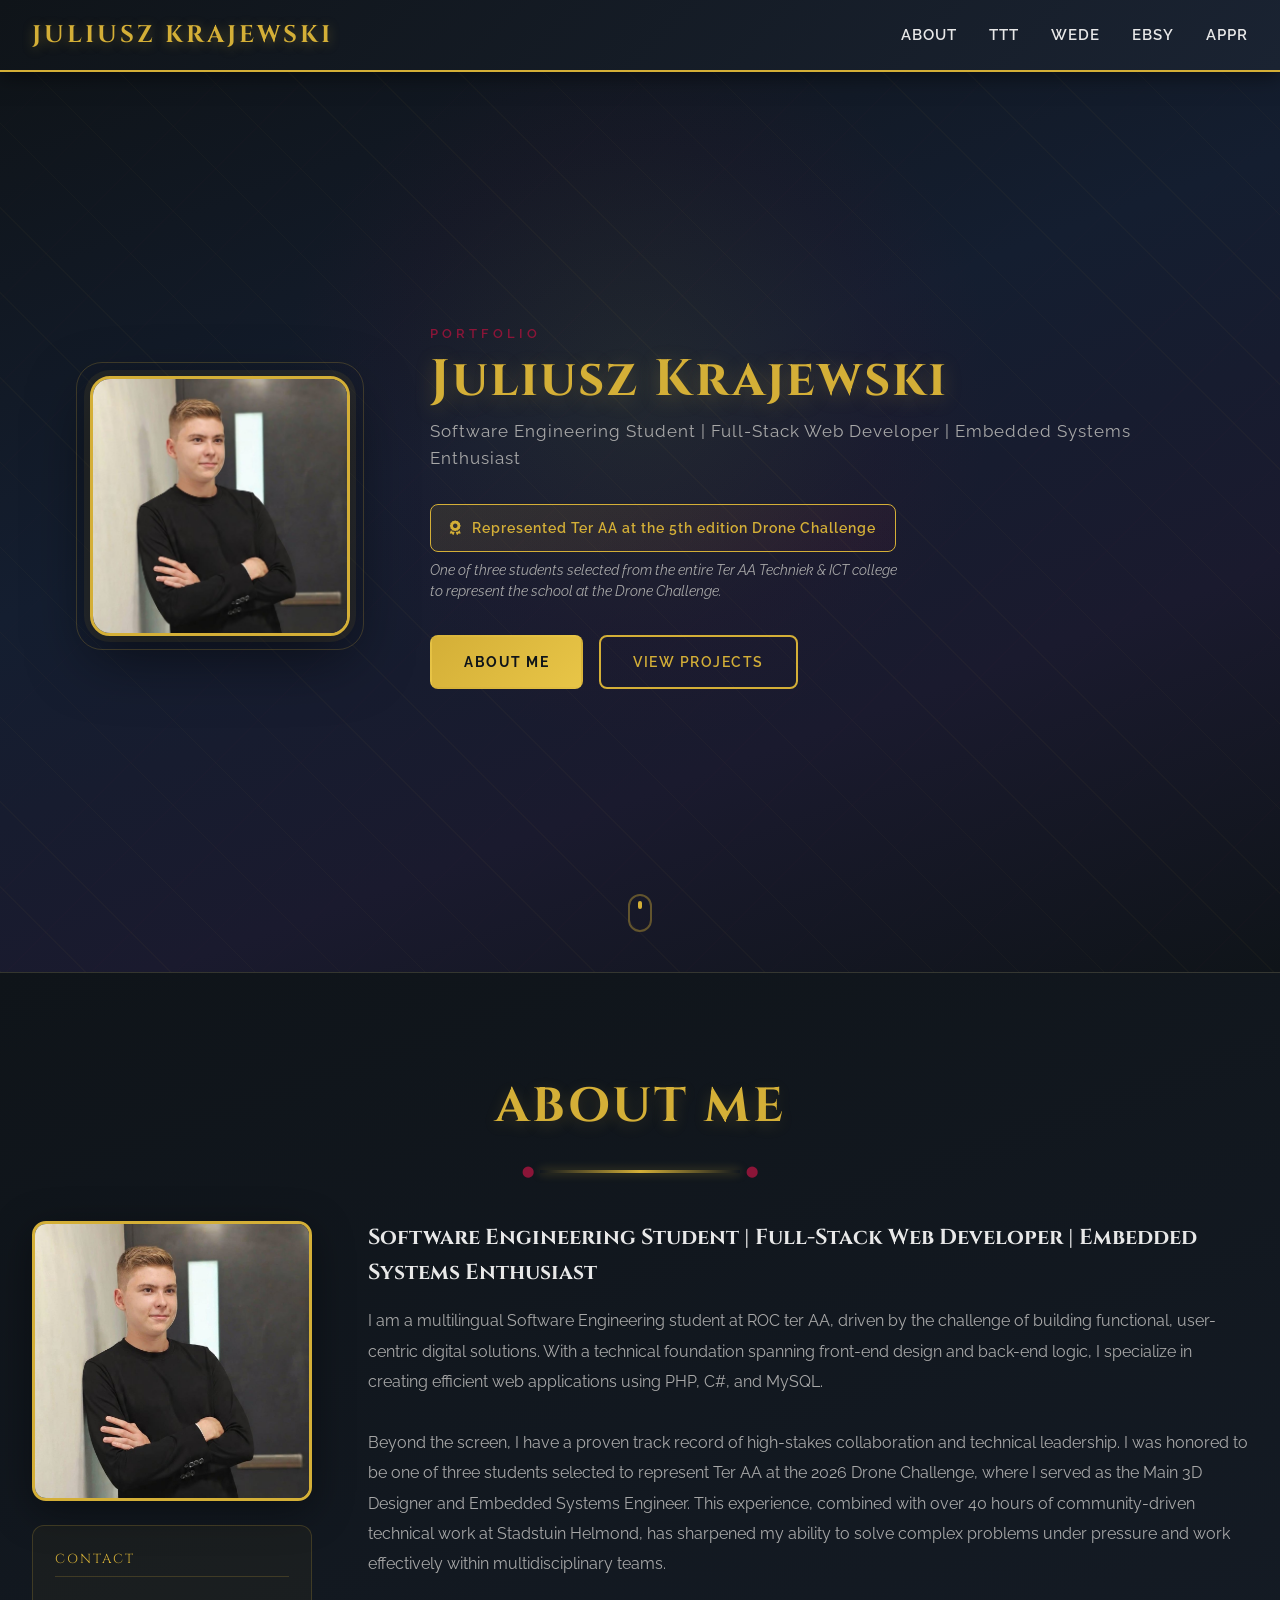
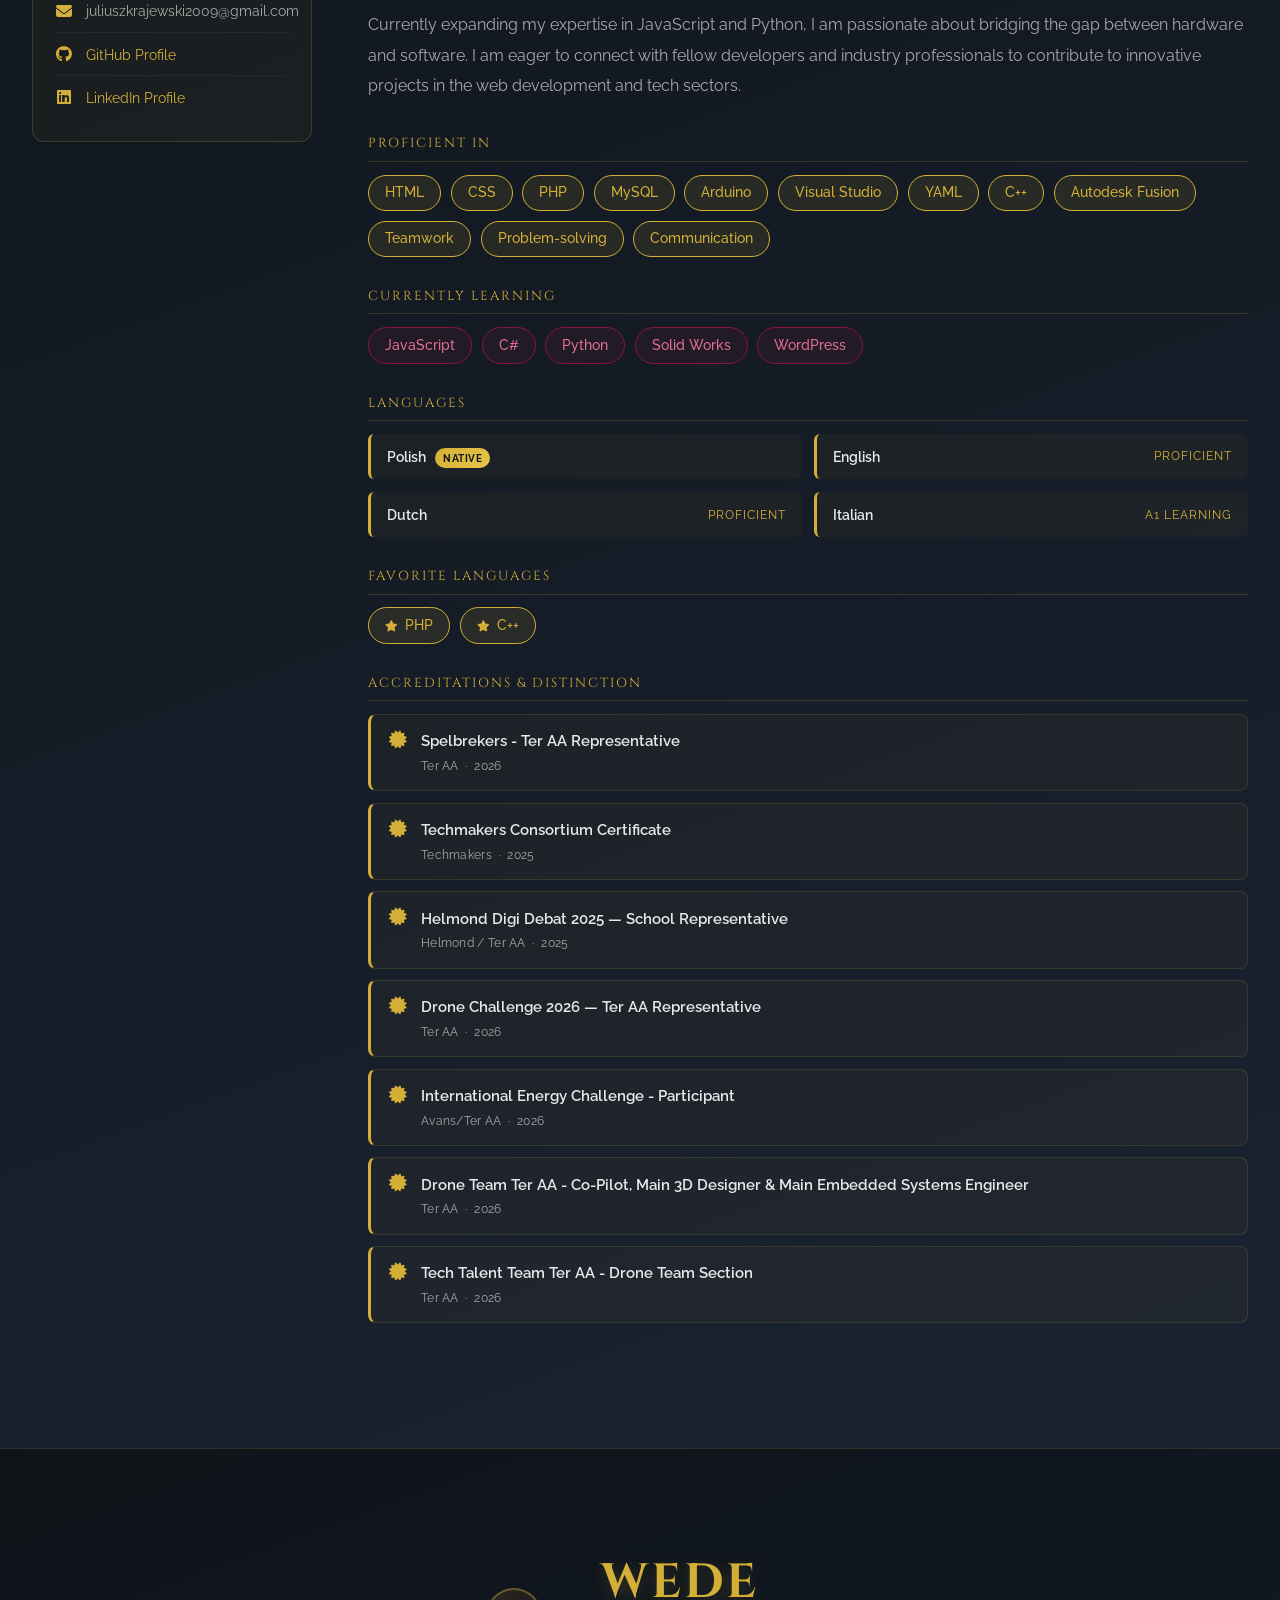
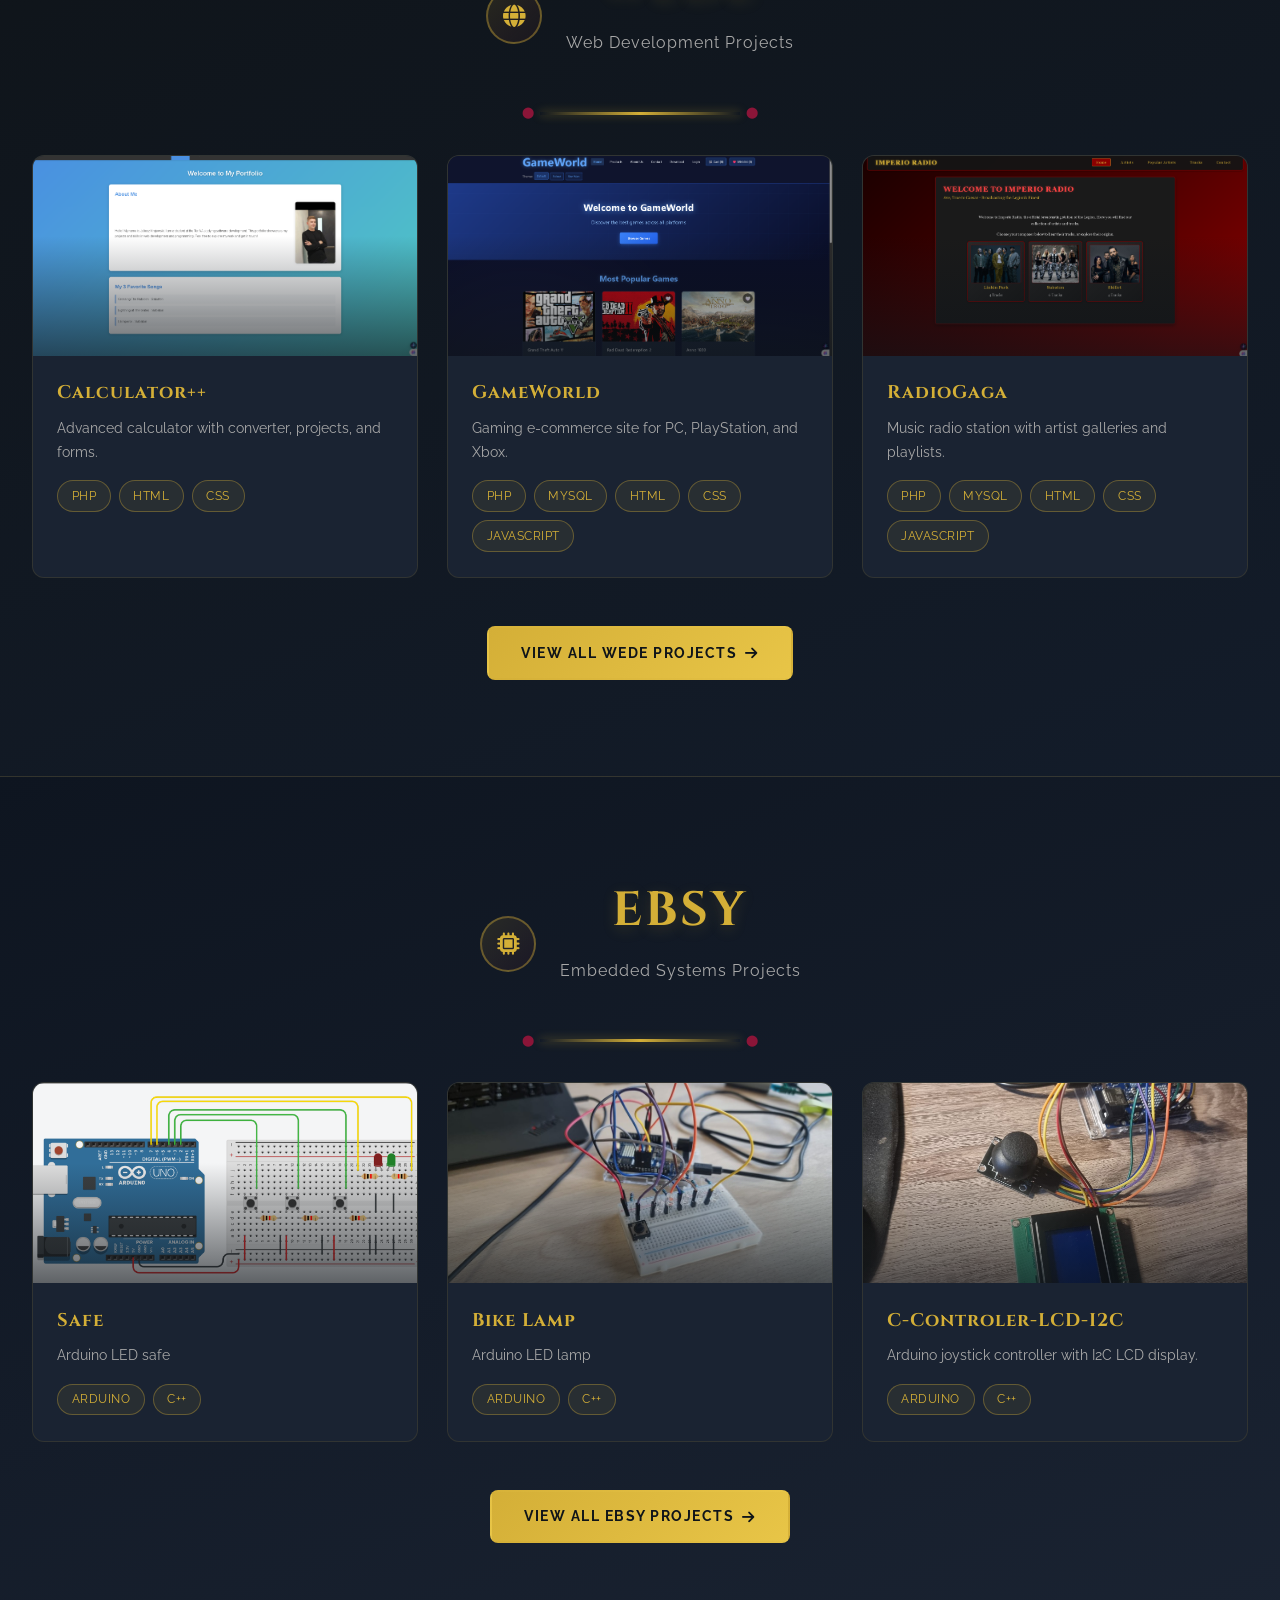
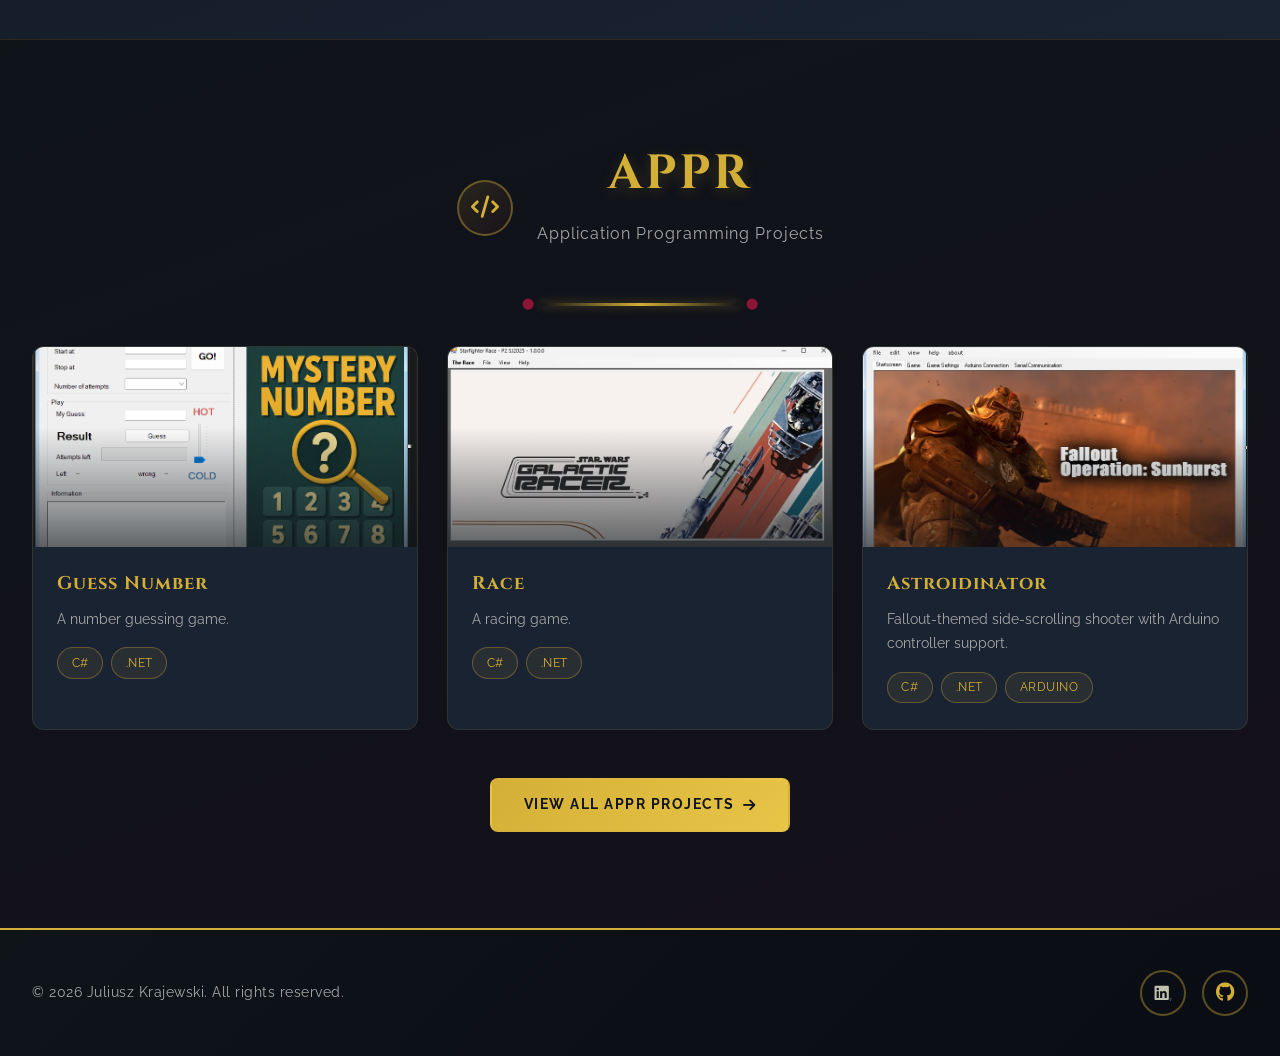
<file: index.html>
<!DOCTYPE html>
<html lang="en">
<head>
    <meta charset="UTF-8">
    <meta name="viewport" content="width=device-width, initial-scale=1.0">
    <title>Juliusz Krajewski – Portfolio</title>
    <link rel="preconnect" href="https://fonts.googleapis.com">
    <link href="https://fonts.googleapis.com/css2?family=Cinzel:wght@400;600;700&family=Raleway:wght@300;400;500;600;700&display=swap" rel="stylesheet">
    <link rel="stylesheet" href="https://cdnjs.cloudflare.com/ajax/libs/font-awesome/6.4.0/css/all.min.css">
    <link rel="stylesheet" href="styles/portfolio.css">
</head>
<body>

<!-- NAVIGATION -->
<header class="main-header" id="top">
    <nav class="navbar">
        <div class="nav-container">
            <a href="#hero" class="logo-link">Juliusz Krajewski</a>
            <ul class="nav-menu" id="navMenu">
                <li><a href="#about" class="nav-link">About</a></li>
                <li><a href="pages/ttt.html" class="nav-link">TTT</a></li>
                <li><a href="#wede"  class="nav-link">WEDE</a></li>
                <li><a href="#ebsy"  class="nav-link">EBSY</a></li>
                <li><a href="#appr"  class="nav-link">APPR</a></li>
            </ul>
            <button class="nav-toggle" id="navToggle" aria-label="Toggle navigation">
                <span></span><span></span><span></span>
            </button>
        </div>
    </nav>
</header>

<!-- HERO -->
<section class="hero" id="hero">
    <div class="hero-bg-pattern" aria-hidden="true"></div>
    <div class="hero-inner">

        <div class="hero-photo-wrap">
            <img src="assets/me.jpg"
                 alt="Juliusz Krajewski"
                 class="hero-photo">
            <div class="hero-photo-ring" aria-hidden="true"></div>
        </div>

        <div class="hero-text">
            <p class="hero-eyebrow">Portfolio</p>
            <h1 class="hero-name">Juliusz Krajewski</h1>
            <p class="hero-title">Software Engineering Student | Full-Stack Web Developer | Embedded Systems Enthusiast</p>
            <div class="hero-badge">
                <i class="fas fa-award"></i>
                <span>Represented Ter AA at the 5th edition Drone Challenge</span>
            </div>
            <p class="hero-badge-sub">
                One of three students selected from the entire Ter AA Techniek & ICT college
                to represent the school at the Drone Challenge.
            </p>
            <div class="hero-ctas">
                <a href="#about" class="btn-gold">About Me</a>
                <a href="#wede"  class="btn-outline">View Projects</a>
            </div>
        </div>

    </div>
    <div class="scroll-indicator" aria-hidden="true"><span></span></div>
</section>

<!-- ABOUT ME -->
<section class="section about-section" id="about">
    <div class="section-container">
        <h2 class="section-title">About Me</h2>
        <div class="roman-divider"></div>

        <div class="about-grid">

            <!-- Left: photo + contact card -->
            <div class="about-left">
                <img src="assets/me.jpg"
                     alt="Juliusz Krajewski"
                     class="about-photo">

                <div class="contact-card">
                    <p class="card-label">Contact</p>
                    <div class="contact-item">
                        <i class="fas fa-envelope"></i>
                        <span>juliuszkrajewski2009@gmail.com</span>
                    </div>
                    <div class="contact-item">
                        <i class="fab fa-github"></i>
                        <a href="https://github.com/ShadowPL618"
                           target="_blank" rel="noopener">GitHub Profile</a>
                    </div>
                    <div class="contact-item">
                        <i class="fab fa-linkedin"></i>
                        <a href="https://www.linkedin.com/in/juliusz-krajewski-12a225389/?skipRedirect=true"
                           target="_blank" rel="noopener">LinkedIn Profile</a>
                    </div>
                </div>
            </div>

            <!-- Right: bio, skills, languages -->
            <div class="about-right">
                <h3 class="about-role">Software Engineering Student | Full-Stack Web Developer | Embedded Systems Enthusiast</h3>
                <p class="about-bio">
                    I am a multilingual Software Engineering student at ROC ter AA, driven by the challenge of building functional, user-centric digital solutions. With a technical foundation spanning front-end design and back-end logic, I specialize in creating efficient web applications using PHP, C#, and MySQL.<br><br>
                    Beyond the screen, I have a proven track record of high-stakes collaboration and technical leadership. I was honored to be one of three students selected to represent Ter AA at the 2026 Drone Challenge, where I served as the Main 3D Designer and Embedded Systems Engineer. This experience, combined with over 40 hours of community-driven technical work at Stadstuin Helmond, has sharpened my ability to solve complex problems under pressure and work effectively within multidisciplinary teams.<br><br>
                    Currently expanding my expertise in JavaScript and Python, I am passionate about bridging the gap between hardware and software. I am eager to connect with fellow developers and industry professionals to contribute to innovative projects in the web development and tech sectors.
                </p>

                <div class="skills-block">
                    <p class="card-label">Proficient In</p>
                    <div class="badges-row">
                        <span class="badge badge-gold">HTML</span>
                        <span class="badge badge-gold">CSS</span>
                        <span class="badge badge-gold">PHP</span>
                        <span class="badge badge-gold">MySQL</span>
                        <span class="badge badge-gold">Arduino</span>
                        <span class="badge badge-gold">Visual Studio</span>
                        <span class="badge badge-gold">YAML</span>
                        <span class="badge badge-gold">C++</span>
                        <span class="badge badge-gold">Autodesk Fusion</span>
                        <span class="badge badge-gold">Teamwork</span>
                        <span class="badge badge-gold">Problem-solving</span>
                        <span class="badge badge-gold">Communication</span>
                    </div>
                </div>

                <div class="skills-block">
                    <p class="card-label">Currently Learning</p>
                    <div class="badges-row">
                        <span class="badge badge-crimson">JavaScript</span>
                        <span class="badge badge-crimson">C#</span>
                        <span class="badge badge-crimson">Python</span>
                        <span class="badge badge-crimson">Solid Works</span>
                        <span class="badge badge-crimson">WordPress</span>
                    </div>
                </div>

                <!-- Languages -->
                <div class="skills-block">
                    <p class="card-label">Languages</p>
                    <div class="languages-grid">
                        <div class="language-item">
                            <span class="lang-name">
                                Polish
                                <span class="lang-native-tag">Native</span>
                            </span>
                            <span class="lang-level"></span>
                        </div>
                        <div class="language-item">
                            <span class="lang-name">English</span>
                            <span class="lang-level">Proficient</span>
                        </div>
                        <div class="language-item">
                            <span class="lang-name">Dutch</span>
                            <span class="lang-level">Proficient</span>
                        </div>
                        <div class="language-item">
                            <span class="lang-name">Italian</span>
                            <span class="lang-level">A1 Learning</span>
                        </div>
                    </div>
                </div>

                <!-- Favorite coding languages -->
                <div class="skills-block">
                    <p class="card-label">Favorite Languages</p>
                    <div class="badges-row">
                        <span class="badge badge-gold badge-favorite">
                            <i class="fas fa-star"></i>
                            PHP
                        </span>
                        <span class="badge badge-gold badge-favorite">
                            <i class="fas fa-star"></i>
                            C++
                        </span>
                    </div>
                </div>

                <!-- Certificates & achievements -->
                <div class="skills-block">
                    <p class="card-label">Accreditations & Distinction</p>
                    <ul class="certificates-list">
                        <li class="certificate-item">
                            <i class="fas fa-certificate"></i>
                            <div class="certificate-body">
                                <span class="certificate-title">Spelbrekers - Ter AA Representative</span>
                                <span class="certificate-meta">Ter AA &nbsp;&middot;&nbsp; 2026</span>
                            </div>
                        </li>
                        <li class="certificate-item">
                            <i class="fas fa-certificate"></i>
                            <div class="certificate-body">
                                <span class="certificate-title">Techmakers Consortium Certificate</span>
                                <span class="certificate-meta">Techmakers &nbsp;&middot;&nbsp; 2025</span>
                            </div>
                        </li>
                        <li class="certificate-item">
                            <i class="fas fa-certificate"></i>
                            <div class="certificate-body">
                                <span class="certificate-title">Helmond Digi Debat 2025 — School Representative</span>
                                <span class="certificate-meta">Helmond / Ter AA &nbsp;&middot;&nbsp; 2025</span>
                            </div>
                        </li>
                        <li class="certificate-item">
                            <i class="fas fa-certificate"></i>
                            <div class="certificate-body">
                                <span class="certificate-title">Drone Challenge 2026 — Ter AA Representative</span>
                                <span class="certificate-meta">Ter AA &nbsp;&middot;&nbsp; 2026</span>
                            </div>
                        </li>
                        <li class="certificate-item">
                            <i class="fas fa-certificate"></i>
                            <div class="certificate-body">
                                <span class="certificate-title">International Energy Challenge - Participant</span>
                                <span class="certificate-meta">Avans/Ter AA &nbsp;&middot;&nbsp; 2026</span>
                            </div>
                        </li>
                        <li class="certificate-item">
                            <i class="fas fa-certificate"></i>
                            <div class="certificate-body">
                                <span class="certificate-title">Drone Team Ter AA - Co-Pilot, Main 3D Designer & Main Embedded Systems Engineer</span>
                                <span class="certificate-meta">Ter AA &nbsp;&middot;&nbsp; 2026</span>
                            </div>
                        </li>
                        <li class="certificate-item">
                            <i class="fas fa-certificate"></i>
                            <div class="certificate-body">
                                <span class="certificate-title">Tech Talent Team Ter AA - Drone Team Section</span>
                                <span class="certificate-meta">Ter AA &nbsp;&middot;&nbsp; 2026</span>
                            </div>
                        </li>
                    </ul>
                </div>
            </div>

        </div>
    </div>
</section>

<!-- WEDE Projects -->
<section class="section proj-section proj-section--wede" id="wede">
    <div class="section-container">

        <div class="proj-section-header">
            <div class="proj-section-icon"><i class="fas fa-globe"></i></div>
            <div>
                <h2 class="section-title">WEDE</h2>
                <p class="section-subtitle">Web Development Projects</p>
            </div>
        </div>
        <div class="roman-divider"></div>

        <div class="preview-grid">

            <!-- Calculator++ -->
            <div class="preview-card">
                <div class="preview-card-img-wrap">
                    <img src="assets/calculator++.png"
                         alt="Calculator++"
                         class="preview-card-img" loading="lazy">
                    <div class="preview-card-overlay"></div>
                </div>
                <div class="preview-card-body">
                    <h3 class="preview-card-title">Calculator++</h3>
                    <p class="preview-card-desc">Advanced calculator with converter, projects, and forms.</p>
                    <div class="tech-tags">
                        <span class="tech-tag">PHP</span>
                        <span class="tech-tag">HTML</span>
                        <span class="tech-tag">CSS</span>
                    </div>
                </div>
            </div>

            <!-- GameWorld -->
            <div class="preview-card">
                <div class="preview-card-img-wrap">
                    <img src="assets/gameworld.jpg"
                         alt="GameWorld"
                         class="preview-card-img" loading="lazy">
                    <div class="preview-card-overlay"></div>
                </div>
                <div class="preview-card-body">
                    <h3 class="preview-card-title">GameWorld</h3>
                    <p class="preview-card-desc">Gaming e-commerce site for PC, PlayStation, and Xbox.</p>
                    <div class="tech-tags">
                        <span class="tech-tag">PHP</span>
                        <span class="tech-tag">MySQL</span>
                        <span class="tech-tag">HTML</span>
                        <span class="tech-tag">CSS</span>
                        <span class="tech-tag">JavaScript</span>
                    </div>
                </div>
            </div>

            <!-- RadioGaga -->
            <div class="preview-card">
                <div class="preview-card-img-wrap">
                    <img src="assets/RadioGagaScreenshot.png"
                         alt="RadioGaga"
                         class="preview-card-img" loading="lazy">
                    <div class="preview-card-overlay"></div>
                </div>
                <div class="preview-card-body">
                    <h3 class="preview-card-title">RadioGaga</h3>
                    <p class="preview-card-desc">Music radio station with artist galleries and playlists.</p>
                    <div class="tech-tags">
                        <span class="tech-tag">PHP</span>
                        <span class="tech-tag">MySQL</span>
                        <span class="tech-tag">HTML</span>
                        <span class="tech-tag">CSS</span>
                        <span class="tech-tag">JavaScript</span>
                    </div>
                </div>
            </div>

        </div>

        <div class="section-cta">
            <a href="pages/wede.html" class="btn-gold">
                View All WEDE Projects <i class="fas fa-arrow-right"></i>
            </a>
        </div>

    </div>
</section>

<!-- EBSY Projects -->
<section class="section proj-section proj-section--ebsy" id="ebsy">
    <div class="section-container">

        <div class="proj-section-header">
            <div class="proj-section-icon"><i class="fas fa-microchip"></i></div>
            <div>
                <h2 class="section-title">EBSY</h2>
                <p class="section-subtitle">Embedded Systems Projects</p>
            </div>
        </div>
        <div class="roman-divider"></div>

        <div class="preview-grid">

            <!-- Safe -->
            <div class="preview-card">
                <div class="preview-card-img-wrap">
                    <img src="assets/EBSYsafe.png"
                         alt="Safe"
                         class="preview-card-img" loading="lazy">
                    <div class="preview-card-overlay"></div>
                </div>
                <div class="preview-card-body">
                    <h3 class="preview-card-title">Safe</h3>
                    <p class="preview-card-desc">Arduino LED safe</p>
                    <div class="tech-tags">
                        <span class="tech-tag">Arduino</span>
                        <span class="tech-tag">C++</span>
                    </div>
                </div>
            </div>

            <!-- Bike Lamp -->
            <div class="preview-card">
                <div class="preview-card-img-wrap">
                    <img src="assets/EBSYbikelamp1.jpg"
                         alt="Bike Lamp"
                         class="preview-card-img" loading="lazy">
                    <div class="preview-card-overlay"></div>
                </div>
                <div class="preview-card-body">
                    <h3 class="preview-card-title">Bike Lamp</h3>
                    <p class="preview-card-desc">Arduino LED lamp</p>
                    <div class="tech-tags">
                        <span class="tech-tag">Arduino</span>
                        <span class="tech-tag">C++</span>
                    </div>
                </div>
            </div>

            <!-- C-Controler-LCD-I2C -->
            <div class="preview-card">
                <div class="preview-card-img-wrap">
                    <img src="assets/CControler.png"
                         alt="C-Controler-LCD-I2C"
                         class="preview-card-img" loading="lazy">
                    <div class="preview-card-overlay"></div>
                </div>
                <div class="preview-card-body">
                    <h3 class="preview-card-title">C-Controler-LCD-I2C</h3>
                    <p class="preview-card-desc">Arduino joystick controller with I2C LCD display.</p>
                    <div class="tech-tags">
                        <span class="tech-tag">Arduino</span>
                        <span class="tech-tag">C++</span>
                    </div>
                </div>
            </div>

        </div>

        <div class="section-cta">
            <a href="pages/ebsy.html" class="btn-gold">
                View All EBSY Projects <i class="fas fa-arrow-right"></i>
            </a>
        </div>

    </div>
</section>

<!-- APPR Projects -->
<section class="section proj-section proj-section--appr" id="appr">
    <div class="section-container">

        <div class="proj-section-header">
            <div class="proj-section-icon"><i class="fas fa-code"></i></div>
            <div>
                <h2 class="section-title">APPR</h2>
                <p class="section-subtitle">Application Programming Projects</p>
            </div>
        </div>
        <div class="roman-divider"></div>

        <div class="preview-grid">

            <!-- Guess Number -->
            <div class="preview-card">
                <div class="preview-card-img-wrap">
                    <img src="assets/MisteryNumber.png"
                         alt="Guess Number"
                         class="preview-card-img" loading="lazy">
                    <div class="preview-card-overlay"></div>
                </div>
                <div class="preview-card-body">
                    <h3 class="preview-card-title">Guess Number</h3>
                    <p class="preview-card-desc">A number guessing game.</p>
                    <div class="tech-tags">
                        <span class="tech-tag">C#</span>
                        <span class="tech-tag">.NET</span>
                    </div>
                </div>
            </div>

            <!-- Race -->
            <div class="preview-card">
                <div class="preview-card-img-wrap">
                    <img src="assets/apprRacePicture1.png"
                         alt="Race"
                         class="preview-card-img" loading="lazy">
                    <div class="preview-card-overlay"></div>
                </div>
                <div class="preview-card-body">
                    <h3 class="preview-card-title">Race</h3>
                    <p class="preview-card-desc">A racing game.</p>
                    <div class="tech-tags">
                        <span class="tech-tag">C#</span>
                        <span class="tech-tag">.NET</span>
                    </div>
                </div>
            </div>

            <!-- Astroidinator -->
            <div class="preview-card">
                <div class="preview-card-img-wrap">
                    <img src="assets/Astroidinator1.png"
                         alt="Astroidinator"
                         class="preview-card-img" loading="lazy">
                    <div class="preview-card-overlay"></div>
                </div>
                <div class="preview-card-body">
                    <h3 class="preview-card-title">Astroidinator</h3>
                    <p class="preview-card-desc">Fallout-themed side-scrolling shooter with Arduino controller support.</p>
                    <div class="tech-tags">
                        <span class="tech-tag">C#</span>
                        <span class="tech-tag">.NET</span>
                        <span class="tech-tag">Arduino</span>
                    </div>
                </div>
            </div>

        </div>

        <div class="section-cta">
            <a href="pages/appr.html" class="btn-gold">
                View All APPR Projects <i class="fas fa-arrow-right"></i>
            </a>
        </div>

    </div>
</section>

<!-- FOOTER -->
<footer class="main-footer">
    <div class="footer-inner">
        <p class="footer-copy">&copy; 2026 Juliusz Krajewski. All rights reserved.</p>
        <div class="footer-socials">
            <a href="https://www.linkedin.com/in/juliusz-krajewski-12a225389/?skipRedirect=true"
               target="_blank" rel="noopener" class="social-btn social-btn--linkedin" title="LinkedIn">
                <img src="assets/LinkedIn-Icon-Black-Logo.wine.svg" alt="LinkedIn" class="social-svg">
            </a>
            <a href="https://github.com/ShadowPL618"
               target="_blank" rel="noopener" class="social-btn social-btn--github" title="GitHub">
                <i class="fab fa-github"></i>
            </a>
        </div>
    </div>
</footer>

<script>
/* Mobile nav */
const navToggle = document.getElementById('navToggle');
const navMenu   = document.getElementById('navMenu');
navToggle.addEventListener('click', () => {
    navMenu.classList.toggle('nav-menu--open');
    navToggle.classList.toggle('nav-toggle--active');
});
navMenu.querySelectorAll('.nav-link').forEach(l =>
    l.addEventListener('click', () => {
        navMenu.classList.remove('nav-menu--open');
        navToggle.classList.remove('nav-toggle--active');
    })
);

/* Active nav on scroll */
const sections = document.querySelectorAll('section[id]');
const links    = document.querySelectorAll('.nav-link');
window.addEventListener('scroll', () => {
    let cur = '';
    sections.forEach(s => { if (window.scrollY >= s.offsetTop - 130) cur = s.id; });
    links.forEach(l => l.classList.toggle('nav-link--active', l.getAttribute('href') === `#${cur}`));
}, { passive: true });

/* Fade-in observer */
const obs = new IntersectionObserver(
    entries => entries.forEach(e => { if (e.isIntersecting) { e.target.classList.add('is-visible'); obs.unobserve(e.target); } }),
    { threshold: 0.1 }
);
document.querySelectorAll('.preview-card, .about-grid, .hero-text, .hero-photo-wrap').forEach(el => obs.observe(el));
</script>

</body>
</html>
</file>
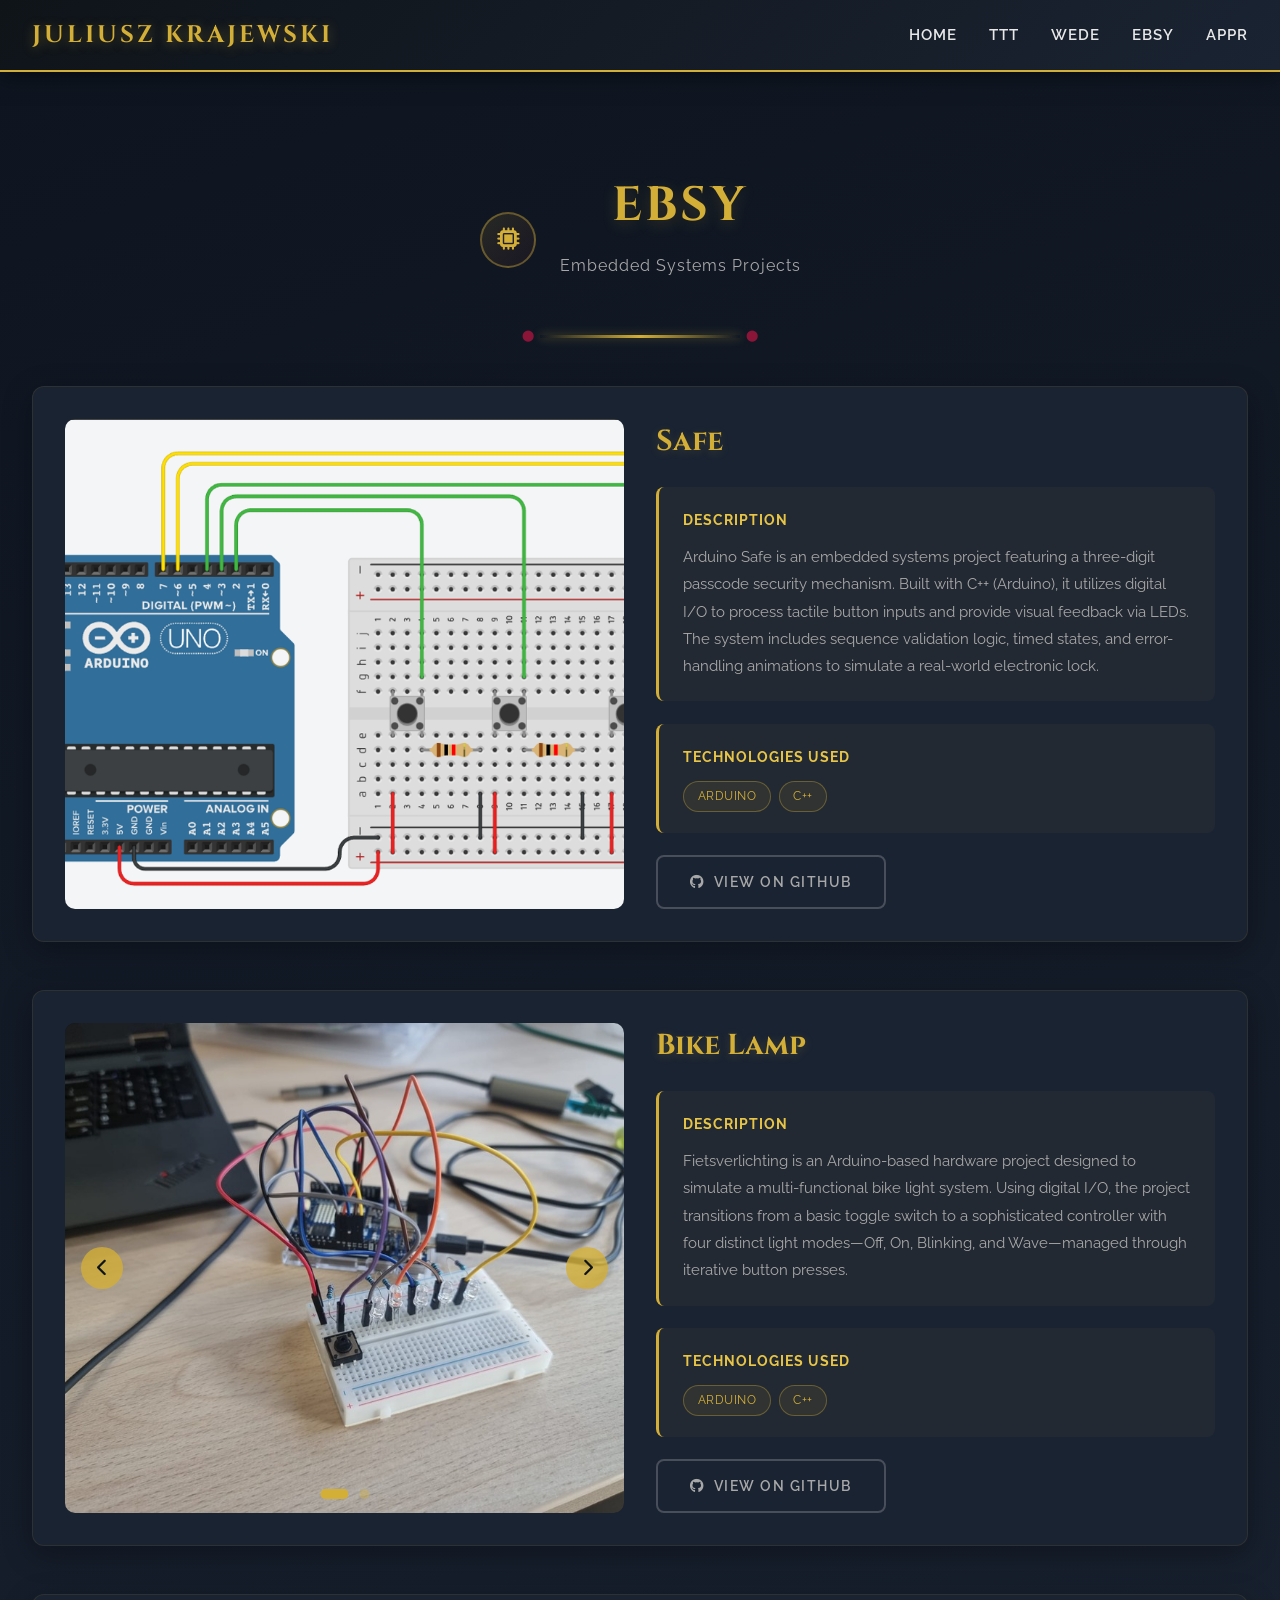
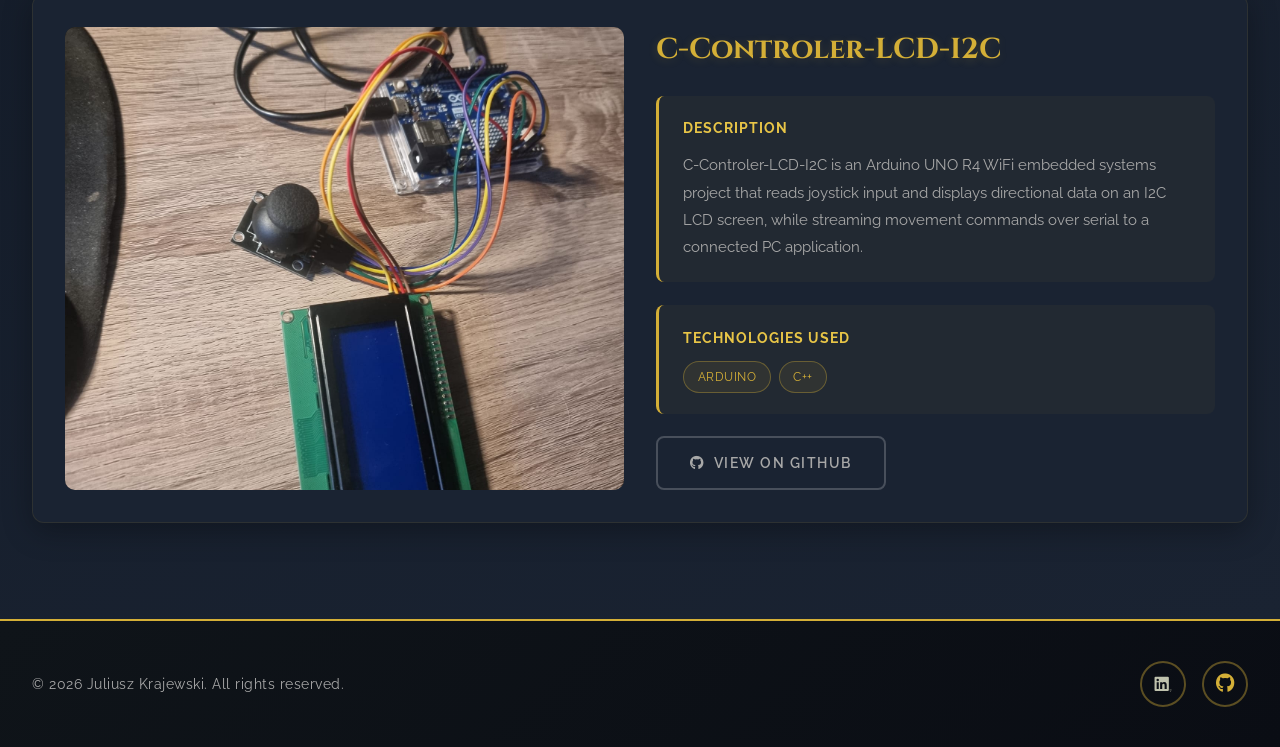
<file: ebsy.html>
<!DOCTYPE html>
<html lang="en">
<head>
    <meta charset="UTF-8">
    <meta name="viewport" content="width=device-width, initial-scale=1.0">
    <title>EBSY – Embedded Systems Projects – Portfolio</title>
    <link rel="preconnect" href="https://fonts.googleapis.com">
    <link href="https://fonts.googleapis.com/css2?family=Cinzel:wght@400;600;700&family=Raleway:wght@300;400;500;600;700&display=swap" rel="stylesheet">
    <link rel="stylesheet" href="https://cdnjs.cloudflare.com/ajax/libs/font-awesome/6.4.0/css/all.min.css">
    <link rel="stylesheet" href="../styles/portfolio.css">
</head>
<body>

<header class="main-header">
    <nav class="navbar">
        <div class="nav-container">
            <a href="../index.html" class="logo-link">Juliusz Krajewski</a>
            <ul class="nav-menu" id="navMenu">
                <li><a href="../index.html#about" class="nav-link">Home</a></li>
                <li><a href="ttt.html"            class="nav-link">TTT</a></li>
                <li><a href="wede.html"           class="nav-link">WEDE</a></li>
                <li><a href="ebsy.html"           class="nav-link">EBSY</a></li>
                <li><a href="appr.html"           class="nav-link">APPR</a></li>
            </ul>
            <button class="nav-toggle" id="navToggle" aria-label="Toggle navigation">
                <span></span><span></span><span></span>
            </button>
        </div>
    </nav>
</header>

<main class="portfolio-main">

<section class="section proj-section--ebsy">
    <div class="section-container">

        <div class="proj-section-header">
            <div class="proj-section-icon"><i class="fas fa-microchip"></i></div>
            <div>
                <h2 class="section-title">EBSY</h2>
                <p class="section-subtitle">Embedded Systems Projects</p>
            </div>
        </div>
        <div class="roman-divider"></div>

        <div class="projects-detailed-grid">

            <!-- Safe -->
            <div class="project-detailed-card">
                <div class="project-media-carousel">
                    <div class="carousel-main">
                        <div class="carousel-item active">
                            <img src="../assets/EBSYsafe.png" alt="Arduino Safe – Circuit Diagram">
                        </div>
                    </div>
                </div>

                <div class="project-detailed-content">
                    <h3>Safe</h3>

                    <div class="project-description">
                        <h4>Description</h4>
                        <p>Arduino Safe is an embedded systems project featuring a three-digit passcode security mechanism. Built with C++ (Arduino), it utilizes digital I/O to process tactile button inputs and provide visual feedback via LEDs. The system includes sequence validation logic, timed states, and error-handling animations to simulate a real-world electronic lock.</p>
                    </div>

                    <div class="project-tech-section">
                        <h4>Technologies Used</h4>
                        <div class="project-tech">
                            <span class="tech-tag">Arduino</span>
                            <span class="tech-tag">C++</span>
                        </div>
                    </div>

                    <div class="project-action">
                        <a href="https://github.com/ShadowPL618/Arduino-Safe" target="_blank" rel="noopener" class="btn-github">
                            <i class="fab fa-github"></i> View on GitHub
                        </a>
                    </div>
                </div>
            </div>

            <!-- Bike Lamp -->
            <div class="project-detailed-card">
                <div class="project-media-carousel">
                    <div class="carousel-main">
                        <div class="carousel-item active">
                            <img src="../assets/EBSYbikelamp1.jpg" alt="Bike Lamp – Hardware Setup">
                        </div>
                        <div class="carousel-item">
                            <img src="../assets/EBSYbikelamp2.jpg" alt="Bike Lamp – Circuit Close-up">
                        </div>
                    </div>
                    <div class="carousel-nav">
                        <button class="carousel-prev" onclick="changeSlide(this, -1)" title="Previous"><i class="fas fa-chevron-left"></i></button>
                        <button class="carousel-next" onclick="changeSlide(this,  1)" title="Next"><i class="fas fa-chevron-right"></i></button>
                    </div>
                    <div class="carousel-indicators">
                        <span class="indicator active" onclick="goToSlide(this, 0)"></span>
                        <span class="indicator" onclick="goToSlide(this, 1)"></span>
                    </div>
                </div>

                <div class="project-detailed-content">
                    <h3>Bike Lamp</h3>

                    <div class="project-description">
                        <h4>Description</h4>
                        <p>Fietsverlichting is an Arduino-based hardware project designed to simulate a multi-functional bike light system. Using digital I/O, the project transitions from a basic toggle switch to a sophisticated controller with four distinct light modes—Off, On, Blinking, and Wave—managed through iterative button presses.</p>
                    </div>

                    <div class="project-tech-section">
                        <h4>Technologies Used</h4>
                        <div class="project-tech">
                            <span class="tech-tag">Arduino</span>
                            <span class="tech-tag">C++</span>
                        </div>
                    </div>

                    <div class="project-action">
                        <a href="https://github.com/ShadowPL618/Bike-Lamp" target="_blank" rel="noopener" class="btn-github">
                            <i class="fab fa-github"></i> View on GitHub
                        </a>
                    </div>
                </div>
            </div>

            <!-- C-Controler-LCD-I2C -->
            <div class="project-detailed-card">
                <div class="project-media-carousel">
                    <div class="carousel-main">
                        <div class="carousel-item active">
                            <img src="../assets/CControler.png" alt="C-Controler – Hardware Setup">
                        </div>
                    </div>
                </div>

                <div class="project-detailed-content">
                    <h3>C-Controler-LCD-I2C</h3>

                    <div class="project-description">
                        <h4>Description</h4>
                        <p>C-Controler-LCD-I2C is an Arduino UNO R4 WiFi embedded systems project that reads joystick input and displays directional data on an I2C LCD screen, while streaming movement commands over serial to a connected PC application.</p>
                    </div>

                    <div class="project-tech-section">
                        <h4>Technologies Used</h4>
                        <div class="project-tech">
                            <span class="tech-tag">Arduino</span>
                            <span class="tech-tag">C++</span>
                        </div>
                    </div>

                    <div class="project-action">
                        <a href="https://github.com/ShadowPL618/C-Controler-LCD-I2C" target="_blank" rel="noopener" class="btn-github">
                            <i class="fab fa-github"></i> View on GitHub
                        </a>
                    </div>
                </div>
            </div>

        </div>

    </div>
</section>

</main>

<footer class="main-footer">
    <div class="footer-inner">
        <p class="footer-copy">&copy; 2026 Juliusz Krajewski. All rights reserved.</p>
        <div class="footer-socials">
            <a href="https://www.linkedin.com/in/juliusz-krajewski-12a225389/?skipRedirect=true"
               target="_blank" rel="noopener" class="social-btn social-btn--linkedin" title="LinkedIn">
                <img src="../assets/LinkedIn-Icon-Black-Logo.wine.svg" alt="LinkedIn" class="social-svg">
            </a>
            <a href="https://github.com/ShadowPL618"
               target="_blank" rel="noopener" class="social-btn social-btn--github" title="GitHub">
                <i class="fab fa-github"></i>
            </a>
        </div>
    </div>
</footer>

<script>
function changeSlide(btn, dir) {
    const carousel = btn.closest('.project-media-carousel');
    const items     = carousel.querySelectorAll('.carousel-item');
    const dots      = carousel.querySelectorAll('.indicator');
    let cur = [...items].findIndex(i => i.classList.contains('active'));
    let next = (cur + dir + items.length) % items.length;
    items[cur].classList.remove('active');
    items[next].classList.add('active');
    if (dots.length) { dots[cur].classList.remove('active'); dots[next].classList.add('active'); }
}
function goToSlide(dot, idx) {
    const carousel = dot.closest('.project-media-carousel');
    const items     = carousel.querySelectorAll('.carousel-item');
    const dots      = carousel.querySelectorAll('.indicator');
    let cur = [...items].findIndex(i => i.classList.contains('active'));
    items[cur].classList.remove('active');
    items[idx].classList.add('active');
    dots[cur].classList.remove('active');
    dots[idx].classList.add('active');
}

const navToggle = document.getElementById('navToggle');
const navMenu   = document.getElementById('navMenu');
if (navToggle && navMenu) {
    navToggle.addEventListener('click', () => {
        navMenu.classList.toggle('nav-menu--open');
        navToggle.classList.toggle('nav-toggle--active');
    });
    navMenu.querySelectorAll('.nav-link').forEach(l =>
        l.addEventListener('click', () => {
            navMenu.classList.remove('nav-menu--open');
            navToggle.classList.remove('nav-toggle--active');
        })
    );
}
</script>

</body>
</html>
</file>
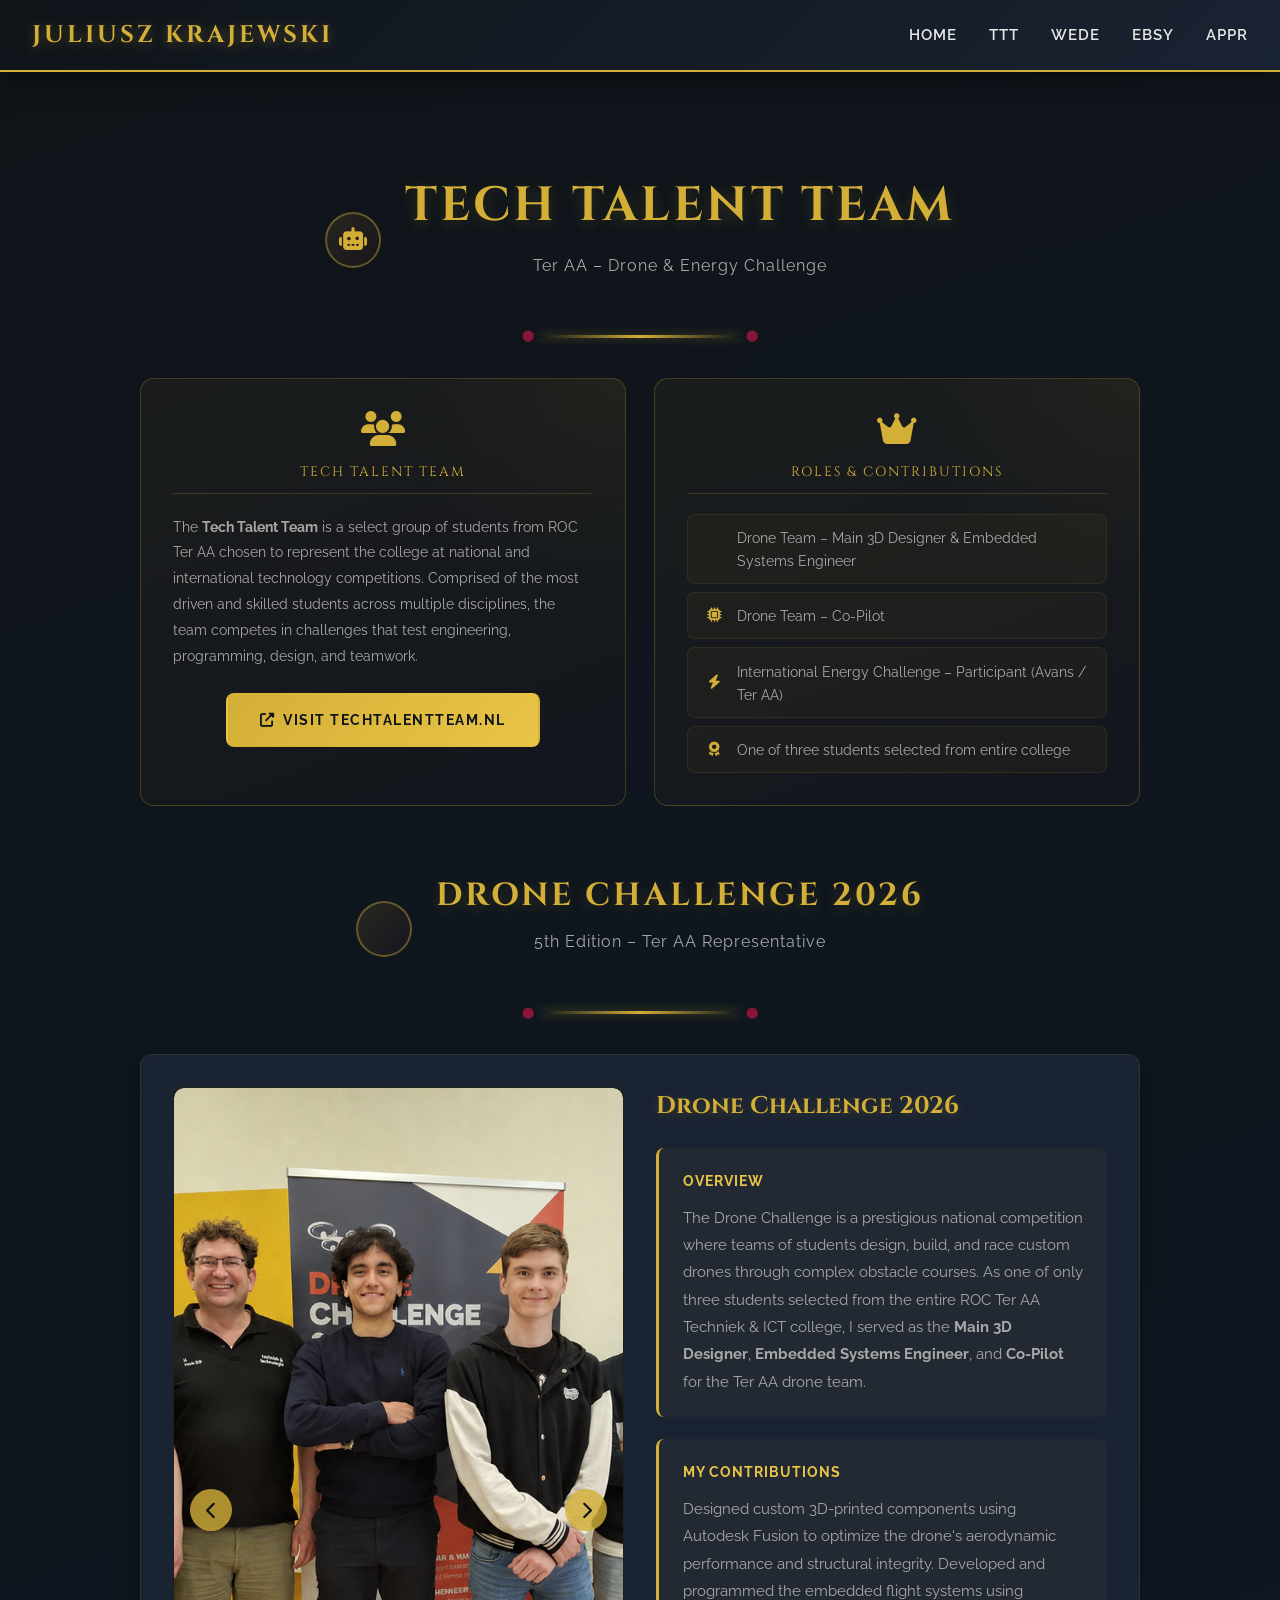
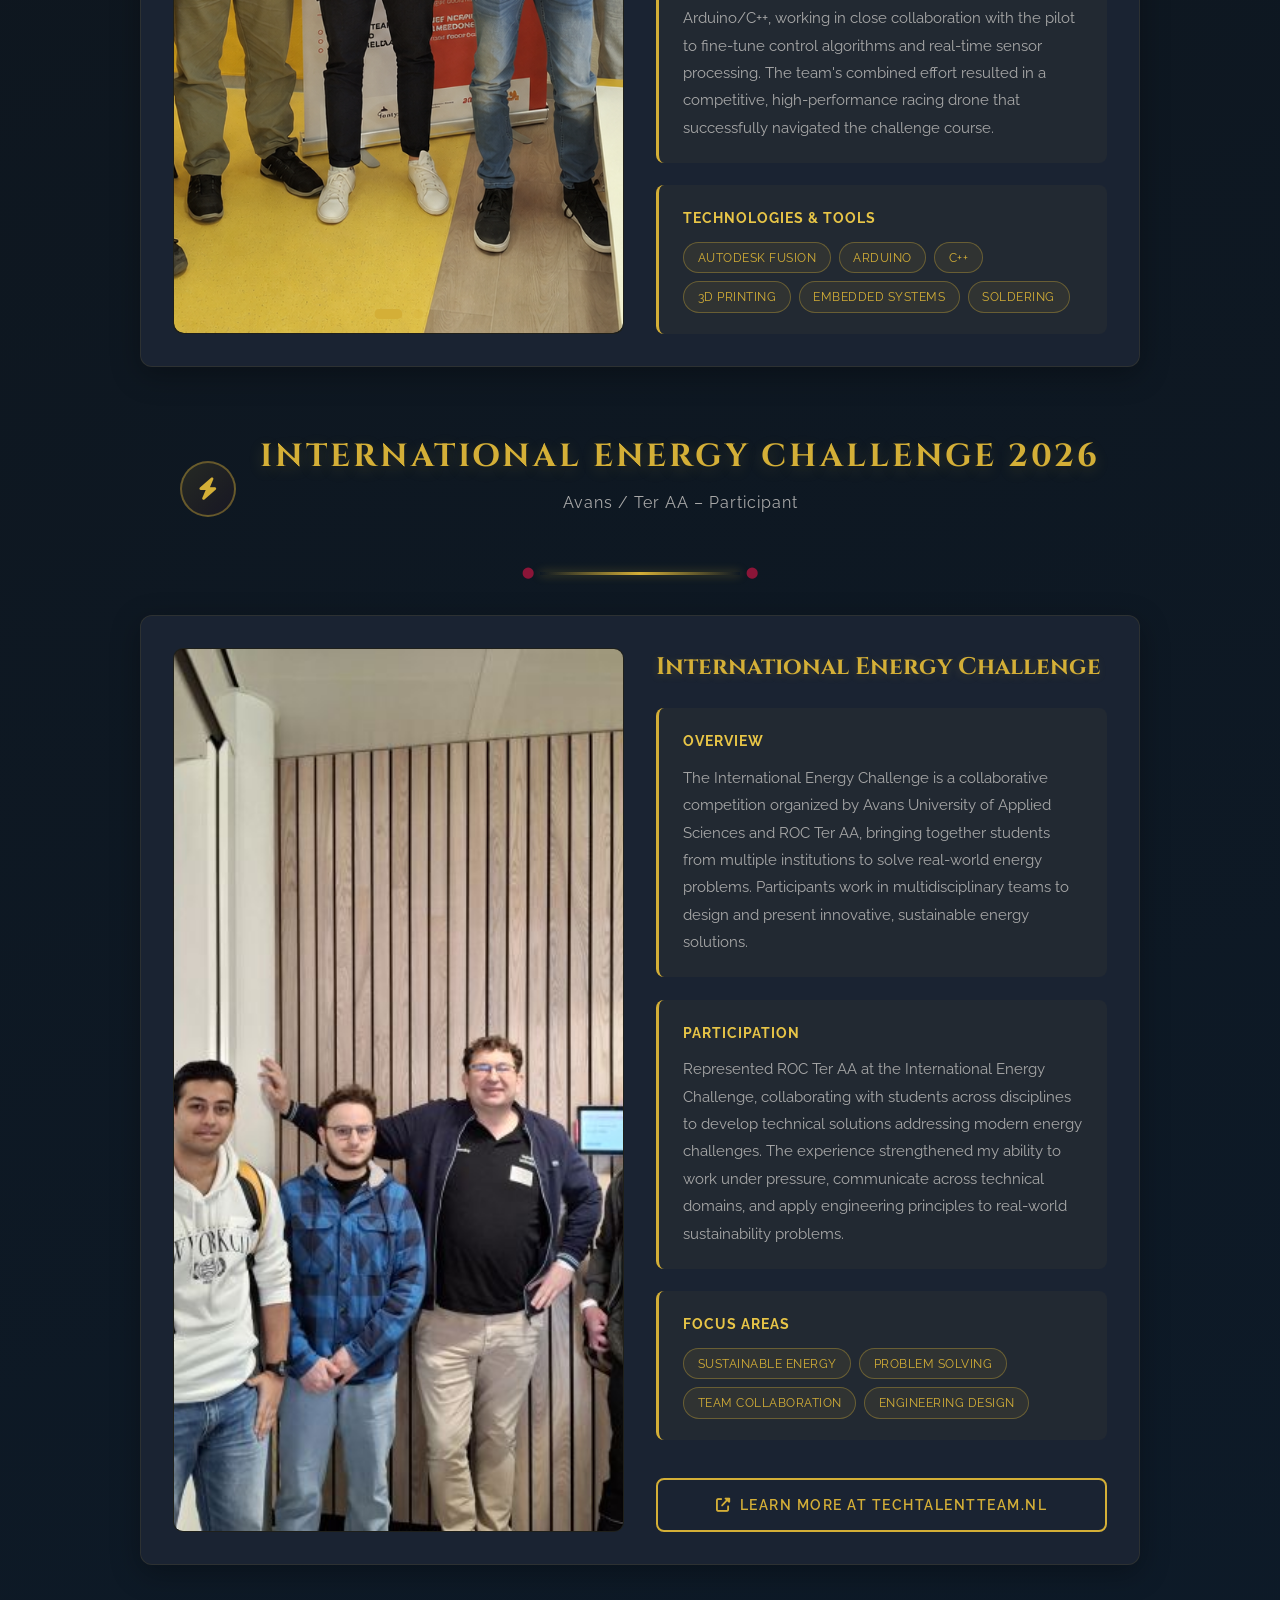
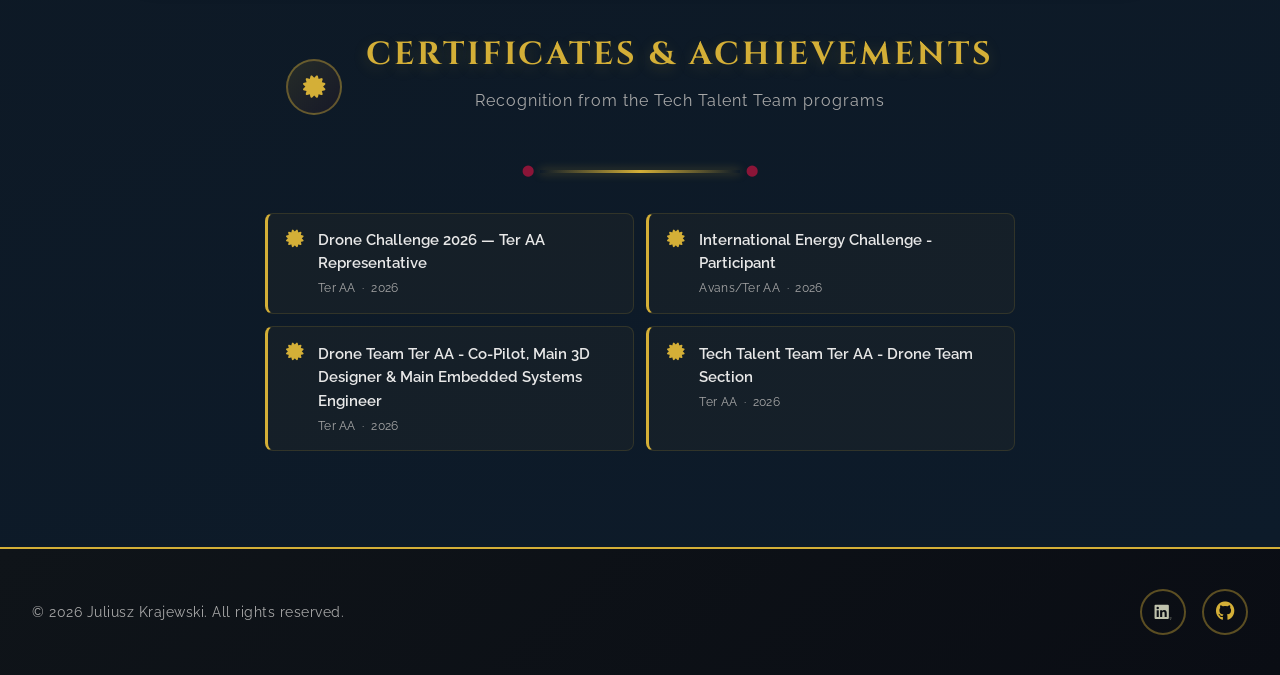
<file: ttt.html>
<!DOCTYPE html>
<html lang="en">
<head>
    <meta charset="UTF-8">
    <meta name="viewport" content="width=device-width, initial-scale=1.0">
    <title>TTT – Tech Talent Team – Portfolio</title>
    <link rel="preconnect" href="https://fonts.googleapis.com">
    <link href="https://fonts.googleapis.com/css2?family=Cinzel:wght@400;600;700&family=Raleway:wght@300;400;500;600;700&display=swap" rel="stylesheet">
    <link rel="stylesheet" href="https://cdnjs.cloudflare.com/ajax/libs/font-awesome/6.4.0/css/all.min.css">
    <link rel="stylesheet" href="../styles/portfolio.css">
</head>
<body>

<header class="main-header">
    <nav class="navbar">
        <div class="nav-container">
            <a href="../index.html" class="logo-link">Juliusz Krajewski</a>
            <ul class="nav-menu" id="navMenu">
                <li><a href="../index.html#about" class="nav-link">Home</a></li>
                <li><a href="ttt.html"            class="nav-link">TTT</a></li>
                <li><a href="wede.html"           class="nav-link">WEDE</a></li>
                <li><a href="ebsy.html"           class="nav-link">EBSY</a></li>
                <li><a href="appr.html"           class="nav-link">APPR</a></li>
            </ul>
            <button class="nav-toggle" id="navToggle" aria-label="Toggle navigation">
                <span></span><span></span><span></span>
            </button>
        </div>
    </nav>
</header>

<main class="portfolio-main">

<section class="section proj-section--appr" style="background: linear-gradient(160deg, var(--navy-dark) 0%, #0d1b2a 100%);">
    <div class="section-container">

        <div class="proj-section-header">
            <div class="proj-section-icon"><i class="fas fa-robot"></i></div>
            <div>
                <h2 class="section-title">Tech Talent Team</h2>
                <p class="section-subtitle">Ter AA – Drone & Energy Challenge</p>
            </div>
        </div>
        <div class="roman-divider"></div>

        <!-- Two info cards side by side -->
        <div class="ttt-intro-grid">
            <div class="ttt-card">
                <i class="fas fa-users ttt-card-icon"></i>
                <p class="ttt-card-title">Tech Talent Team</p>
                <p class="ttt-card-text">
                    The <strong>Tech Talent Team</strong> is a select group of students from ROC Ter AA chosen to 
                    represent the college at national and international technology competitions. 
                    Comprised of the most driven and skilled students across multiple disciplines, 
                    the team competes in challenges that test engineering, programming, design, and teamwork.
                </p>
                <div style="margin-top:1.5rem; text-align:center;">
                    <a href="https://techtalentteam.nl/" target="_blank" rel="noopener" class="btn-gold">
                        <i class="fas fa-external-link-alt"></i> Visit TechTalentTeam.nl
                    </a>
                </div>
            </div>

            <div class="ttt-card">
                <i class="fas fa-crown ttt-card-icon"></i>
                <p class="ttt-card-title">Roles & Contributions</p>
                <ul class="ttt-roles-list">
                    <li><i class="fas fa-drone"></i> Drone Team – Main 3D Designer & Embedded Systems Engineer</li>
                    <li><i class="fas fa-microchip"></i> Drone Team – Co-Pilot</li>
                    <li><i class="fas fa-bolt"></i> International Energy Challenge – Participant (Avans / Ter AA)</li>
                    <li><i class="fas fa-award"></i> One of three students selected from entire college</li>
                </ul>
            </div>
        </div>

        <!-- Drone Challenge Section -->
        <div style="margin-top:4rem;">
            <div class="proj-section-header">
                <div class="proj-section-icon"><i class="fas fa-drone"></i></div>
                <div>
                    <h2 class="section-title" style="font-size:clamp(1.2rem, 3vw, 2rem);">Drone Challenge 2026</h2>
                    <p class="section-subtitle">5th Edition – Ter AA Representative</p>
                </div>
            </div>
            <div class="roman-divider"></div>

            <div class="projects-detailed-grid" style="grid-template-columns:1fr; max-width:1000px; margin:2rem auto 0;">
                <div class="ttt-detail-card">

                    <div class="ttt-media-side">
                        <div class="carousel-main">
                            <div class="carousel-item active">
                                <img src="../assets/DroneTeam.jpg" alt="Drone Team Ter AA" class="ttt-media-img">
                            </div>
                            <div class="carousel-item">
                                <div class="video-container" style="background:#000;">
                                    <video width="100%" height="100%" controls style="max-height:360px;">
                                        <source src="../assets/DroneFlying.mp4" type="video/mp4">
                                    </video>
                                </div>
                            </div>
                        </div>

                        <div class="carousel-nav">
                            <button class="carousel-prev" onclick="changeSlide(this, -1)" title="Previous"><i class="fas fa-chevron-left"></i></button>
                            <button class="carousel-next" onclick="changeSlide(this,  1)" title="Next"><i class="fas fa-chevron-right"></i></button>
                        </div>
                        <div class="carousel-indicators">
                            <span class="indicator active" onclick="goToSlide(this, 0)"></span>
                            <span class="indicator" onclick="goToSlide(this, 1)"></span>
                        </div>
                    </div>

                    <div class="ttt-content-side">
                        <h3>Drone Challenge 2026</h3>

                        <div class="project-overview">
                            <h4>Overview</h4>
                            <p>
                                The Drone Challenge is a prestigious national competition where teams of students 
                                design, build, and race custom drones through complex obstacle courses. 
                                As one of only three students selected from the entire ROC Ter AA Techniek & ICT college,
                                I served as the <strong>Main 3D Designer</strong>, <strong>Embedded Systems Engineer</strong>, 
                                and <strong>Co-Pilot</strong> for the Ter AA drone team.
                            </p>
                        </div>

                        <div class="project-description">
                            <h4>My Contributions</h4>
                            <p>
                                Designed custom 3D-printed components using Autodesk Fusion to optimize the drone's 
                                aerodynamic performance and structural integrity. Developed and programmed the embedded 
                                flight systems using Arduino/C++, working in close collaboration with the pilot to 
                                fine-tune control algorithms and real-time sensor processing. The team's combined effort 
                                resulted in a competitive, high-performance racing drone that successfully navigated 
                                the challenge course.
                            </p>
                        </div>

                        <div class="project-tech-section">
                            <h4>Technologies & Tools</h4>
                            <div class="project-tech">
                                <span class="tech-tag">Autodesk Fusion</span>
                                <span class="tech-tag">Arduino</span>
                                <span class="tech-tag">C++</span>
                                <span class="tech-tag">3D Printing</span>
                                <span class="tech-tag">Embedded Systems</span>
                                <span class="tech-tag">Soldering</span>
                            </div>
                        </div>
                    </div>
                </div>
            </div>
        </div>

        <!-- Energy Challenge Section -->
        <div style="margin-top:4rem;">
            <div class="proj-section-header">
                <div class="proj-section-icon"><i class="fas fa-bolt"></i></div>
                <div>
                    <h2 class="section-title" style="font-size:clamp(1.2rem, 3vw, 2rem);">International Energy Challenge 2026</h2>
                    <p class="section-subtitle">Avans / Ter AA – Participant</p>
                </div>
            </div>
            <div class="roman-divider"></div>

            <div class="projects-detailed-grid" style="grid-template-columns:1fr; max-width:1000px; margin:2rem auto 0;">
                <div class="ttt-detail-card">

                    <div class="ttt-media-side">
                        <img src="../assets/energyChallenge.jpg" alt="Energy Challenge 2026" style="position:absolute; inset:0; width:100%; height:100%; object-fit:cover;">
                    </div>

                    <div class="ttt-content-side">
                        <h3>International Energy Challenge</h3>

                        <div class="project-overview">
                            <h4>Overview</h4>
                            <p>
                                The International Energy Challenge is a collaborative competition organized by 
                                Avans University of Applied Sciences and ROC Ter AA, bringing together students 
                                from multiple institutions to solve real-world energy problems. Participants work 
                                in multidisciplinary teams to design and present innovative, sustainable energy 
                                solutions.
                            </p>
                        </div>

                        <div class="project-description">
                            <h4>Participation</h4>
                            <p>
                                Represented ROC Ter AA at the International Energy Challenge, collaborating with 
                                students across disciplines to develop technical solutions addressing modern energy 
                                challenges. The experience strengthened my ability to work under pressure, communicate 
                                across technical domains, and apply engineering principles to real-world sustainability problems.
                            </p>
                        </div>

                        <div class="project-tech-section">
                            <h4>Focus Areas</h4>
                            <div class="project-tech">
                                <span class="tech-tag">Sustainable Energy</span>
                                <span class="tech-tag">Problem Solving</span>
                                <span class="tech-tag">Team Collaboration</span>
                                <span class="tech-tag">Engineering Design</span>
                            </div>
                        </div>

                        <div class="project-action" style="margin-top:1rem;">
                            <a href="https://techtalentteam.nl/" target="_blank" rel="noopener" class="btn-outline" style="width:100%; justify-content:center;">
                                <i class="fas fa-external-link-alt"></i> Learn More at TechTalentTeam.nl
                            </a>
                        </div>
                    </div>
                </div>
            </div>
        </div>

        <!-- Certificates Section -->
        <div style="margin-top:4rem;">
            <div class="proj-section-header">
                <div class="proj-section-icon"><i class="fas fa-certificate"></i></div>
                <div>
                    <h2 class="section-title" style="font-size:clamp(1.2rem, 3vw, 2rem);">Certificates & Achievements</h2>
                    <p class="ttt-section-subtitle">Recognition from the Tech Talent Team programs</p>
                </div>
            </div>
            <div class="roman-divider"></div>

            <div class="ttt-certs-grid">
                <div class="certificate-item">
                    <i class="fas fa-certificate"></i>
                    <div class="certificate-body">
                        <span class="certificate-title">Drone Challenge 2026 — Ter AA Representative</span>
                        <span class="certificate-meta">Ter AA &nbsp;&middot;&nbsp; 2026</span>
                    </div>
                </div>
                <div class="certificate-item">
                    <i class="fas fa-certificate"></i>
                    <div class="certificate-body">
                        <span class="certificate-title">International Energy Challenge - Participant</span>
                        <span class="certificate-meta">Avans/Ter AA &nbsp;&middot;&nbsp; 2026</span>
                    </div>
                </div>
                <div class="certificate-item">
                    <i class="fas fa-certificate"></i>
                    <div class="certificate-body">
                        <span class="certificate-title">Drone Team Ter AA - Co-Pilot, Main 3D Designer & Main Embedded Systems Engineer</span>
                        <span class="certificate-meta">Ter AA &nbsp;&middot;&nbsp; 2026</span>
                    </div>
                </div>
                <div class="certificate-item">
                    <i class="fas fa-certificate"></i>
                    <div class="certificate-body">
                        <span class="certificate-title">Tech Talent Team Ter AA - Drone Team Section</span>
                        <span class="certificate-meta">Ter AA &nbsp;&middot;&nbsp; 2026</span>
                    </div>
                </div>
            </div>
        </div>

    </div>
</section>

</main>

<footer class="main-footer">
    <div class="footer-inner">
        <p class="footer-copy">&copy; 2026 Juliusz Krajewski. All rights reserved.</p>
        <div class="footer-socials">
            <a href="https://www.linkedin.com/in/juliusz-krajewski-12a225389/?skipRedirect=true"
               target="_blank" rel="noopener" class="social-btn social-btn--linkedin" title="LinkedIn">
                <img src="../assets/LinkedIn-Icon-Black-Logo.wine.svg" alt="LinkedIn" class="social-svg">
            </a>
            <a href="https://github.com/ShadowPL618"
               target="_blank" rel="noopener" class="social-btn social-btn--github" title="GitHub">
                <i class="fab fa-github"></i>
            </a>
        </div>
    </div>
</footer>

<script>
function changeSlide(btn, dir) {
    const carousel = btn.closest('.ttt-media-side, .project-media-carousel');
    const items     = carousel.querySelectorAll('.carousel-item');
    const dots      = carousel.querySelectorAll('.indicator');
    let cur = [...items].findIndex(i => i.classList.contains('active'));
    let next = (cur + dir + items.length) % items.length;
    items[cur].classList.remove('active');
    items[next].classList.add('active');
    if (dots.length) { dots[cur].classList.remove('active'); dots[next].classList.add('active'); }
}
function goToSlide(dot, idx) {
    const carousel = dot.closest('.ttt-media-side, .project-media-carousel');
    const items     = carousel.querySelectorAll('.carousel-item');
    const dots      = carousel.querySelectorAll('.indicator');
    let cur = [...items].findIndex(i => i.classList.contains('active'));
    items[cur].classList.remove('active');
    items[idx].classList.add('active');
    dots[cur].classList.remove('active');
    dots[idx].classList.add('active');
}

const navToggle = document.getElementById('navToggle');
const navMenu   = document.getElementById('navMenu');
if (navToggle && navMenu) {
    navToggle.addEventListener('click', () => {
        navMenu.classList.toggle('nav-menu--open');
        navToggle.classList.toggle('nav-toggle--active');
    });
    navMenu.querySelectorAll('.nav-link').forEach(l =>
        l.addEventListener('click', () => {
            navMenu.classList.remove('nav-menu--open');
            navToggle.classList.remove('nav-toggle--active');
        })
    );
}
</script>

</body>
</html>
</file>
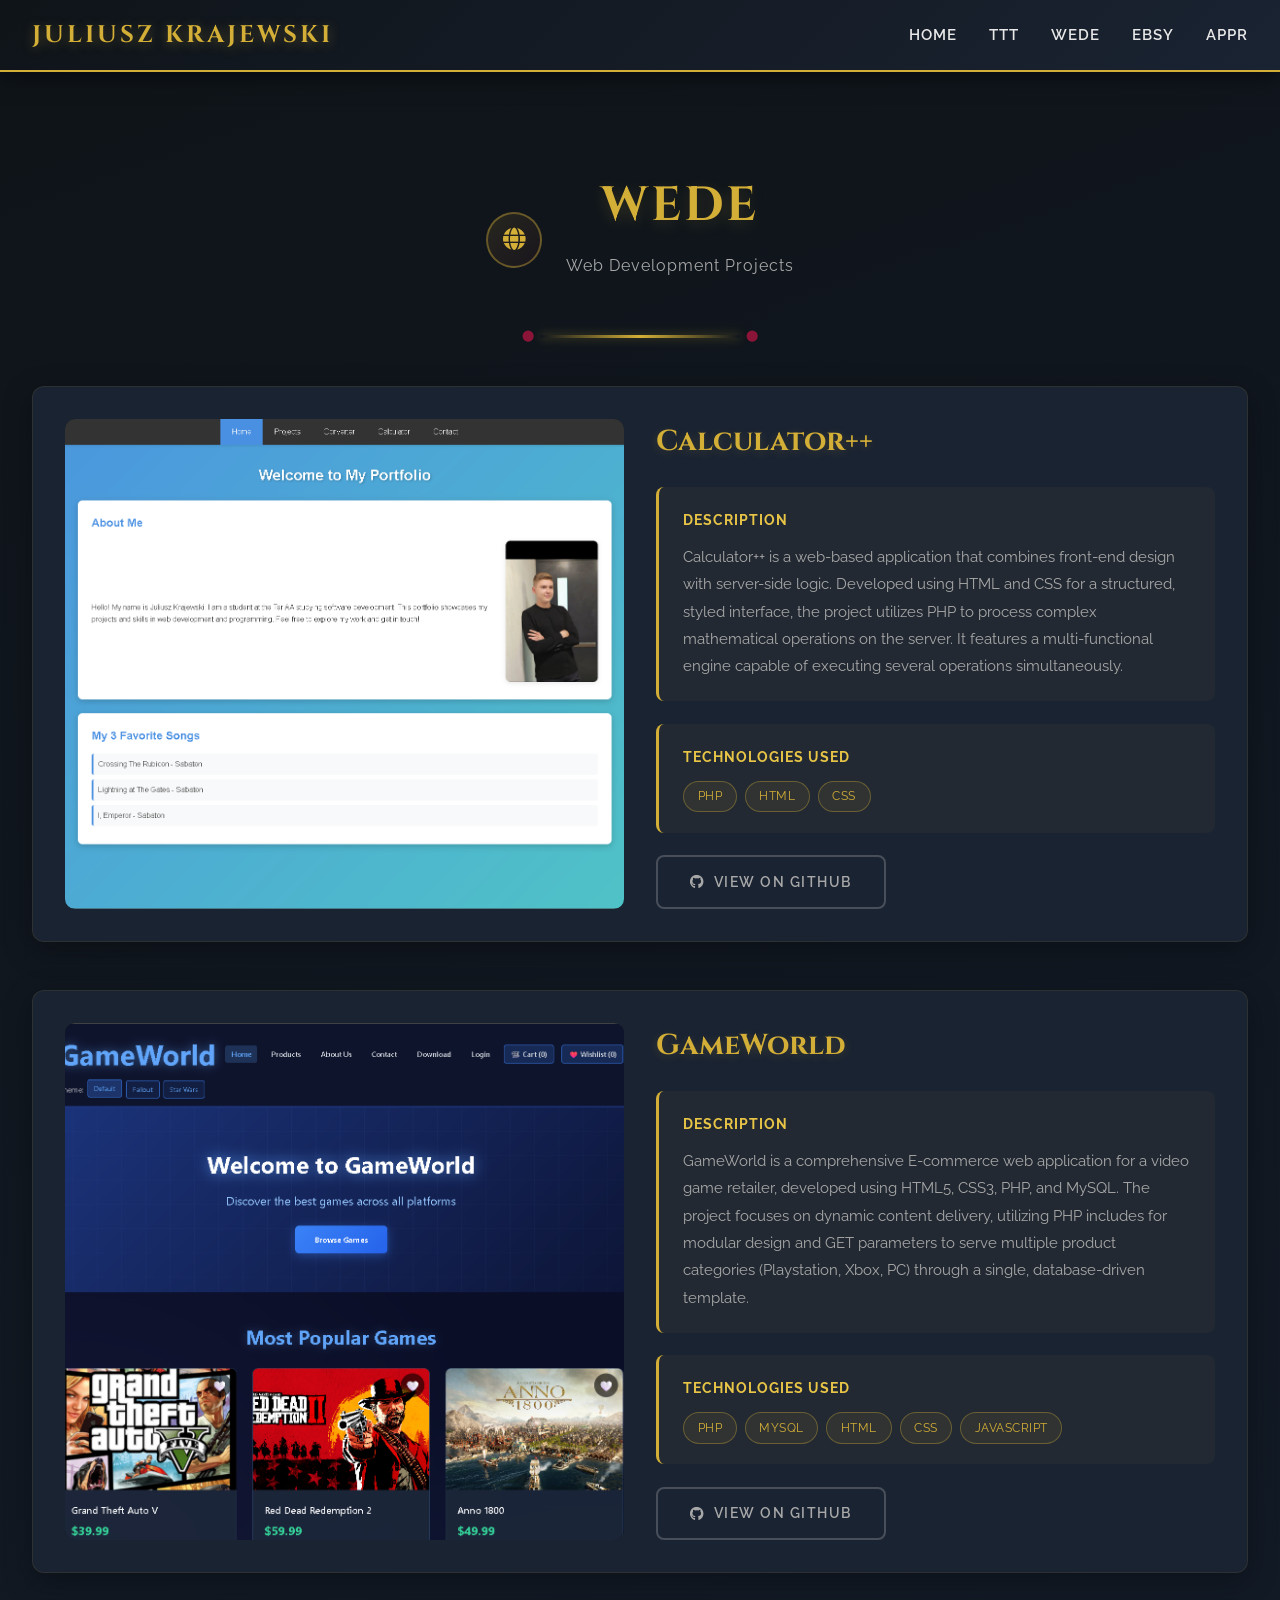
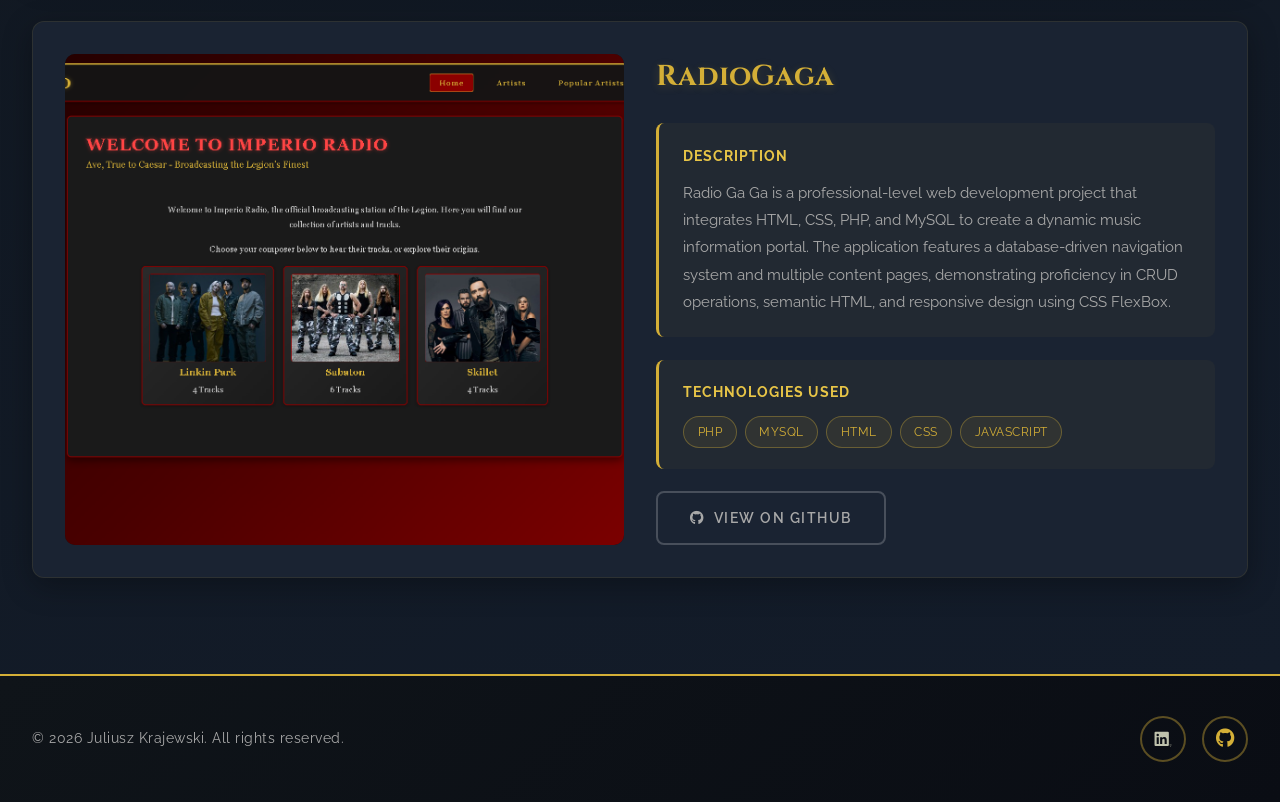
<file: wede.html>
<!DOCTYPE html>
<html lang="en">
<head>
    <meta charset="UTF-8">
    <meta name="viewport" content="width=device-width, initial-scale=1.0">
    <title>WEDE – Web Development Projects – Portfolio</title>
    <link rel="preconnect" href="https://fonts.googleapis.com">
    <link href="https://fonts.googleapis.com/css2?family=Cinzel:wght@400;600;700&family=Raleway:wght@300;400;500;600;700&display=swap" rel="stylesheet">
    <link rel="stylesheet" href="https://cdnjs.cloudflare.com/ajax/libs/font-awesome/6.4.0/css/all.min.css">
    <link rel="stylesheet" href="../styles/portfolio.css">
</head>
<body>

<header class="main-header">
    <nav class="navbar">
        <div class="nav-container">
            <a href="../index.html" class="logo-link">Juliusz Krajewski</a>
            <ul class="nav-menu" id="navMenu">
                <li><a href="../index.html#about" class="nav-link">Home</a></li>
                <li><a href="ttt.html"            class="nav-link">TTT</a></li>
                <li><a href="wede.html"           class="nav-link">WEDE</a></li>
                <li><a href="ebsy.html"           class="nav-link">EBSY</a></li>
                <li><a href="appr.html"           class="nav-link">APPR</a></li>
            </ul>
            <button class="nav-toggle" id="navToggle" aria-label="Toggle navigation">
                <span></span><span></span><span></span>
            </button>
        </div>
    </nav>
</header>

<main class="portfolio-main">

<section class="section proj-section--wede">
    <div class="section-container">

        <div class="proj-section-header">
            <div class="proj-section-icon"><i class="fas fa-globe"></i></div>
            <div>
                <h2 class="section-title">WEDE</h2>
                <p class="section-subtitle">Web Development Projects</p>
            </div>
        </div>
        <div class="roman-divider"></div>

        <div class="projects-detailed-grid">

            <!-- Calculator++ -->
            <div class="project-detailed-card">
                <div class="project-media-carousel">
                    <div class="carousel-main">
                        <div class="carousel-item active">
                            <img src="../assets/calculator++.png" alt="Calculator++ Interface">
                        </div>
                    </div>
                </div>

                <div class="project-detailed-content">
                    <h3>Calculator++</h3>

                    <div class="project-description">
                        <h4>Description</h4>
                        <p>Calculator++ is a web-based application that combines front-end design with server-side logic. Developed using HTML and CSS for a structured, styled interface, the project utilizes PHP to process complex mathematical operations on the server. It features a multi-functional engine capable of executing several operations simultaneously.</p>
                    </div>

                    <div class="project-tech-section">
                        <h4>Technologies Used</h4>
                        <div class="project-tech">
                            <span class="tech-tag">PHP</span>
                            <span class="tech-tag">HTML</span>
                            <span class="tech-tag">CSS</span>
                        </div>
                    </div>

                    <div class="project-action">
                        <a href="https://github.com/ShadowPL618/Calculator-" target="_blank" rel="noopener" class="btn-github">
                            <i class="fab fa-github"></i> View on GitHub
                        </a>
                    </div>
                </div>
            </div>

            <!-- GameWorld -->
            <div class="project-detailed-card">
                <div class="project-media-carousel">
                    <div class="carousel-main">
                        <div class="carousel-item active">
                            <img src="../assets/gameworld.jpg" alt="GameWorld Homepage">
                        </div>
                    </div>
                </div>

                <div class="project-detailed-content">
                    <h3>GameWorld</h3>

                    <div class="project-description">
                        <h4>Description</h4>
                        <p>GameWorld is a comprehensive E-commerce web application for a video game retailer, developed using HTML5, CSS3, PHP, and MySQL. The project focuses on dynamic content delivery, utilizing PHP includes for modular design and GET parameters to serve multiple product categories (Playstation, Xbox, PC) through a single, database-driven template.</p>
                    </div>

                    <div class="project-tech-section">
                        <h4>Technologies Used</h4>
                        <div class="project-tech">
                            <span class="tech-tag">PHP</span>
                            <span class="tech-tag">MySQL</span>
                            <span class="tech-tag">HTML</span>
                            <span class="tech-tag">CSS</span>
                            <span class="tech-tag">JavaScript</span>
                        </div>
                    </div>

                    <div class="project-action">
                        <a href="https://github.com/ShadowPL618/GameWorld" target="_blank" rel="noopener" class="btn-github">
                            <i class="fab fa-github"></i> View on GitHub
                        </a>
                    </div>
                </div>
            </div>

            <!-- RadioGaga -->
            <div class="project-detailed-card">
                <div class="project-media-carousel">
                    <div class="carousel-main">
                        <div class="carousel-item active">
                            <img src="../assets/RadioGagaScreenshot.png" alt="Imperio Radio Homepage">
                        </div>
                    </div>
                </div>

                <div class="project-detailed-content">
                    <h3>RadioGaga</h3>

                    <div class="project-description">
                        <h4>Description</h4>
                        <p>Radio Ga Ga is a professional-level web development project that integrates HTML, CSS, PHP, and MySQL to create a dynamic music information portal. The application features a database-driven navigation system and multiple content pages, demonstrating proficiency in CRUD operations, semantic HTML, and responsive design using CSS FlexBox.</p>
                    </div>

                    <div class="project-tech-section">
                        <h4>Technologies Used</h4>
                        <div class="project-tech">
                            <span class="tech-tag">PHP</span>
                            <span class="tech-tag">MySQL</span>
                            <span class="tech-tag">HTML</span>
                            <span class="tech-tag">CSS</span>
                            <span class="tech-tag">JavaScript</span>
                        </div>
                    </div>

                    <div class="project-action">
                        <a href="https://github.com/ShadowPL618/Radio-Gaga" target="_blank" rel="noopener" class="btn-github">
                            <i class="fab fa-github"></i> View on GitHub
                        </a>
                    </div>
                </div>
            </div>

        </div>

    </div>
</section>

</main>

<footer class="main-footer">
    <div class="footer-inner">
        <p class="footer-copy">&copy; 2026 Juliusz Krajewski. All rights reserved.</p>
        <div class="footer-socials">
            <a href="https://www.linkedin.com/in/juliusz-krajewski-12a225389/?skipRedirect=true"
               target="_blank" rel="noopener" class="social-btn social-btn--linkedin" title="LinkedIn">
                <img src="../assets/LinkedIn-Icon-Black-Logo.wine.svg" alt="LinkedIn" class="social-svg">
            </a>
            <a href="https://github.com/ShadowPL618"
               target="_blank" rel="noopener" class="social-btn social-btn--github" title="GitHub">
                <i class="fab fa-github"></i>
            </a>
        </div>
    </div>
</footer>

<script>
const navToggle = document.getElementById('navToggle');
const navMenu   = document.getElementById('navMenu');
if (navToggle && navMenu) {
    navToggle.addEventListener('click', () => {
        navMenu.classList.toggle('nav-menu--open');
        navToggle.classList.toggle('nav-toggle--active');
    });
    navMenu.querySelectorAll('.nav-link').forEach(l =>
        l.addEventListener('click', () => {
            navMenu.classList.remove('nav-menu--open');
            navToggle.classList.remove('nav-toggle--active');
        })
    );
}
</script>

</body>
</html>
</file>
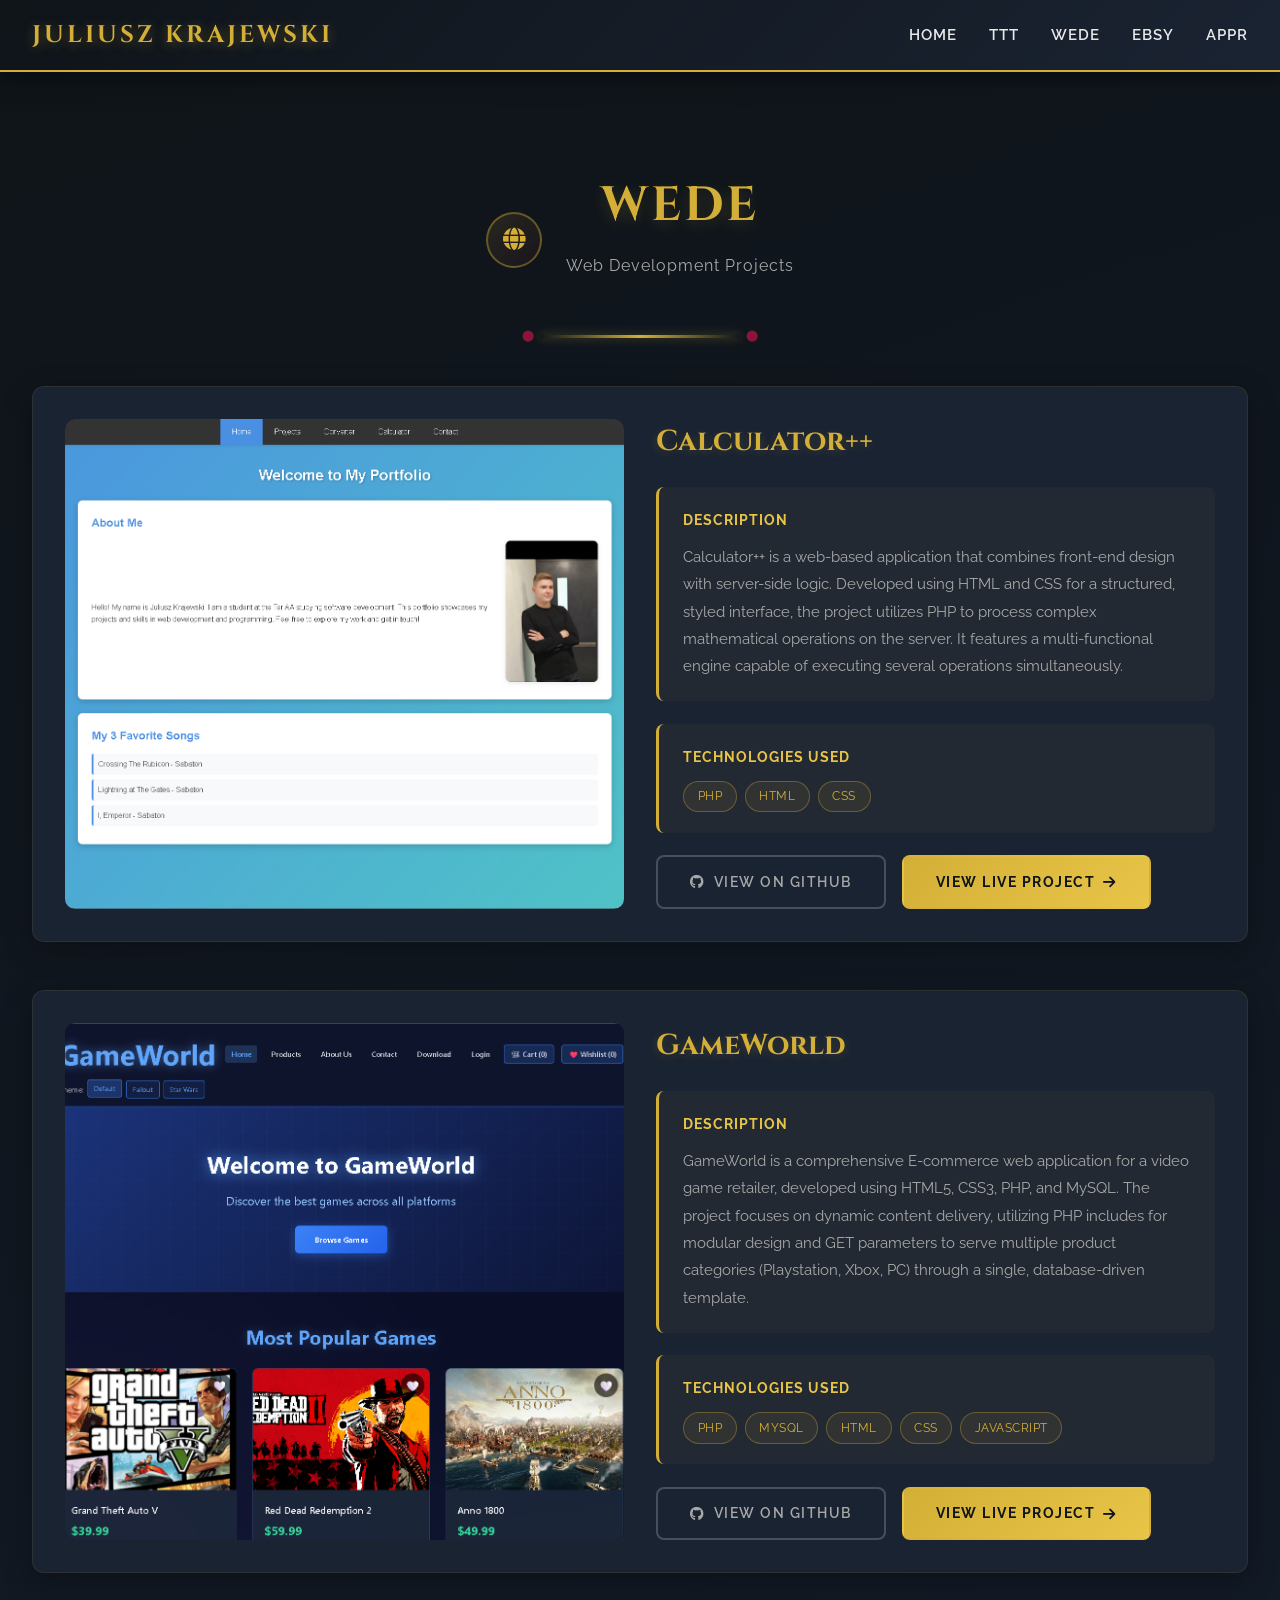
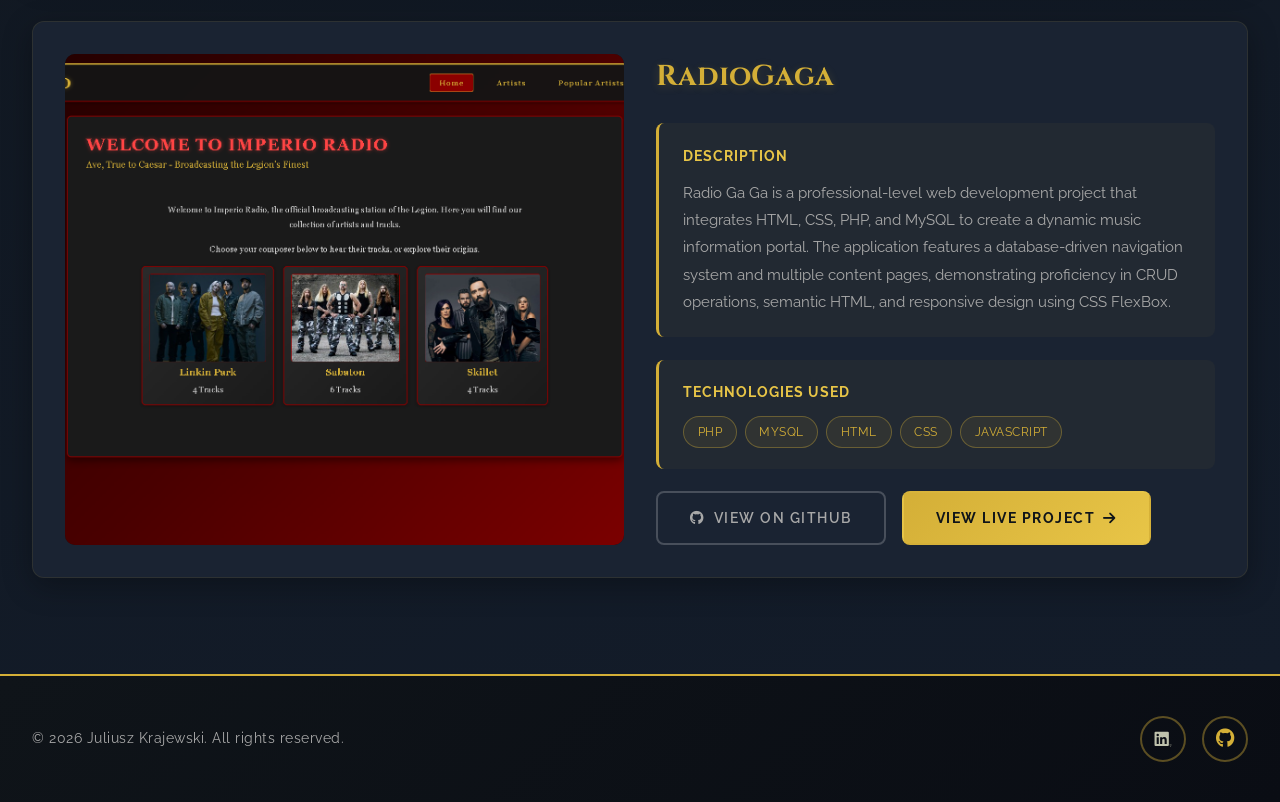
<file: pages/wede.html>
<!DOCTYPE html>
<html lang="en">
<head>
    <meta charset="UTF-8">
    <meta name="viewport" content="width=device-width, initial-scale=1.0">
    <title>WEDE – Web Development Projects – Portfolio</title>
    <link rel="preconnect" href="https://fonts.googleapis.com">
    <link href="https://fonts.googleapis.com/css2?family=Cinzel:wght@400;600;700&family=Raleway:wght@300;400;500;600;700&display=swap" rel="stylesheet">
    <link rel="stylesheet" href="https://cdnjs.cloudflare.com/ajax/libs/font-awesome/6.4.0/css/all.min.css">
    <link rel="stylesheet" href="../styles/portfolio.css">
</head>
<body>

<header class="main-header">
    <nav class="navbar">
        <div class="nav-container">
            <a href="../index.html" class="logo-link">Juliusz Krajewski</a>
            <ul class="nav-menu" id="navMenu">
                <li><a href="../index.html#about" class="nav-link">Home</a></li>
                <li><a href="ttt.html"            class="nav-link">TTT</a></li>
                <li><a href="wede.html"           class="nav-link">WEDE</a></li>
                <li><a href="ebsy.html"           class="nav-link">EBSY</a></li>
                <li><a href="appr.html"           class="nav-link">APPR</a></li>
            </ul>
            <button class="nav-toggle" id="navToggle" aria-label="Toggle navigation">
                <span></span><span></span><span></span>
            </button>
        </div>
    </nav>
</header>

<main class="portfolio-main">

<section class="section proj-section--wede">
    <div class="section-container">

        <div class="proj-section-header">
            <div class="proj-section-icon"><i class="fas fa-globe"></i></div>
            <div>
                <h2 class="section-title">WEDE</h2>
                <p class="section-subtitle">Web Development Projects</p>
            </div>
        </div>
        <div class="roman-divider"></div>

        <div class="projects-detailed-grid">

            <!-- Calculator++ -->
            <div class="project-detailed-card">
                <div class="project-media-carousel">
                    <div class="carousel-main">
                        <div class="carousel-item active">
                            <img src="../assets/calculator++.png" alt="Calculator++ Interface">
                        </div>
                    </div>
                </div>

                <div class="project-detailed-content">
                    <h3>Calculator++</h3>

                    <div class="project-description">
                        <h4>Description</h4>
                        <p>Calculator++ is a web-based application that combines front-end design with server-side logic. Developed using HTML and CSS for a structured, styled interface, the project utilizes PHP to process complex mathematical operations on the server. It features a multi-functional engine capable of executing several operations simultaneously.</p>
                    </div>

                    <div class="project-tech-section">
                        <h4>Technologies Used</h4>
                        <div class="project-tech">
                            <span class="tech-tag">PHP</span>
                            <span class="tech-tag">HTML</span>
                            <span class="tech-tag">CSS</span>
                        </div>
                    </div>

                    <div class="project-action">
                        <a href="https://github.com/ShadowPL618/Calculator-" target="_blank" rel="noopener" class="btn-github">
                            <i class="fab fa-github"></i> View on GitHub
                        </a>
                        <a href="../WEDE/Calculator+/index.php" class="btn-gold">
                            View Live Project <i class="fas fa-arrow-right"></i>
                        </a>
                    </div>
                </div>
            </div>

            <!-- GameWorld -->
            <div class="project-detailed-card">
                <div class="project-media-carousel">
                    <div class="carousel-main">
                        <div class="carousel-item active">
                            <img src="../assets/gameworld.jpg" alt="GameWorld Homepage">
                        </div>
                    </div>
                </div>

                <div class="project-detailed-content">
                    <h3>GameWorld</h3>

                    <div class="project-description">
                        <h4>Description</h4>
                        <p>GameWorld is a comprehensive E-commerce web application for a video game retailer, developed using HTML5, CSS3, PHP, and MySQL. The project focuses on dynamic content delivery, utilizing PHP includes for modular design and GET parameters to serve multiple product categories (Playstation, Xbox, PC) through a single, database-driven template.</p>
                    </div>

                    <div class="project-tech-section">
                        <h4>Technologies Used</h4>
                        <div class="project-tech">
                            <span class="tech-tag">PHP</span>
                            <span class="tech-tag">MySQL</span>
                            <span class="tech-tag">HTML</span>
                            <span class="tech-tag">CSS</span>
                            <span class="tech-tag">JavaScript</span>
                        </div>
                    </div>

                    <div class="project-action">
                        <a href="https://github.com/ShadowPL618/GameWorld" target="_blank" rel="noopener" class="btn-github">
                            <i class="fab fa-github"></i> View on GitHub
                        </a>
                        <a href="../WEDE/GameWorld(Final)/index.php" class="btn-gold">
                            View Live Project <i class="fas fa-arrow-right"></i>
                        </a>
                    </div>
                </div>
            </div>

            <!-- RadioGaga -->
            <div class="project-detailed-card">
                <div class="project-media-carousel">
                    <div class="carousel-main">
                        <div class="carousel-item active">
                            <img src="../assets/RadioGagaScreenshot.png" alt="Imperio Radio Homepage">
                        </div>
                    </div>
                </div>

                <div class="project-detailed-content">
                    <h3>RadioGaga</h3>

                    <div class="project-description">
                        <h4>Description</h4>
                        <p>Radio Ga Ga is a professional-level web development project that integrates HTML, CSS, PHP, and MySQL to create a dynamic music information portal. The application features a database-driven navigation system and multiple content pages, demonstrating proficiency in CRUD operations, semantic HTML, and responsive design using CSS FlexBox.</p>
                    </div>

                    <div class="project-tech-section">
                        <h4>Technologies Used</h4>
                        <div class="project-tech">
                            <span class="tech-tag">PHP</span>
                            <span class="tech-tag">MySQL</span>
                            <span class="tech-tag">HTML</span>
                            <span class="tech-tag">CSS</span>
                            <span class="tech-tag">JavaScript</span>
                        </div>
                    </div>

                    <div class="project-action">
                        <a href="https://github.com/ShadowPL618/Radio-Gaga" target="_blank" rel="noopener" class="btn-github">
                            <i class="fab fa-github"></i> View on GitHub
                        </a>
                        <a href="../WEDE/RadioGaga/index.php" class="btn-gold">
                            View Live Project <i class="fas fa-arrow-right"></i>
                        </a>
                    </div>
                </div>
            </div>

        </div>

    </div>
</section>

</main>

<footer class="main-footer">
    <div class="footer-inner">
        <p class="footer-copy">&copy; 2026 Juliusz Krajewski. All rights reserved.</p>
        <div class="footer-socials">
            <a href="https://www.linkedin.com/in/juliusz-krajewski-12a225389/?skipRedirect=true"
               target="_blank" rel="noopener" class="social-btn social-btn--linkedin" title="LinkedIn">
                <img src="../assets/LinkedIn-Icon-Black-Logo.wine.svg" alt="LinkedIn" class="social-svg">
            </a>
            <a href="https://github.com/ShadowPL618"
               target="_blank" rel="noopener" class="social-btn social-btn--github" title="GitHub">
                <i class="fab fa-github"></i>
            </a>
        </div>
    </div>
</footer>

<script>
const navToggle = document.getElementById('navToggle');
const navMenu   = document.getElementById('navMenu');
if (navToggle && navMenu) {
    navToggle.addEventListener('click', () => {
        navMenu.classList.toggle('nav-menu--open');
        navToggle.classList.toggle('nav-toggle--active');
    });
    navMenu.querySelectorAll('.nav-link').forEach(l =>
        l.addEventListener('click', () => {
            navMenu.classList.remove('nav-menu--open');
            navToggle.classList.remove('nav-toggle--active');
        })
    );
}
</script>

</body>
</html>
</file>
<file: styles/portfolio.css>
/**
 * portfolio.css
 * ─────────────────────────────────────────────────────────────
 * Single stylesheet for the entire portfolio.
 * Replaces portfolio-main.css AND landing.css.
 *
 * Sections (Ctrl+F to jump):
 *   1.  CSS Variables & Reset
 *   2.  Typography (Cinzel + Raleway)
 *   3.  Scrollbar
 *   4.  Navigation / Header
 *   5.  Hero Section
 *   6.  Shared Section Styles
 *   7.  About Me Section
 *   8.  Project Preview Cards (landing page)
 *   9.  Project Detail Cards (wede/ebsy/appr/cv pages)
 *   10. Carousel
 *   11. Buttons & Badges
 *   12. Footer
 *   13. Responsive (tablet + mobile)
 * ─────────────────────────────────────────────────────────────
 */


/* ─────────────────────────────────────────────
   1. CSS VARIABLES & RESET
───────────────────────────────────────────── */
:root {
    /* Navy palette */
    --navy-dark:   #0f1419;
    --navy-medium: #1a2332;
    --navy-light:  #2a3f5f;

    /* Legion accent colours */
    --gold:        #d4af37;
    --light-gold:  #e8c547;
    --crimson:     #8b1538;

    /* Text */
    --text-primary:   #e8e8e8;
    --text-secondary: #a8a8a8;

    /* Smooth transition used everywhere */
    --transition: 0.3s cubic-bezier(0.4, 0, 0.2, 1);
}

*, *::before, *::after {
    margin: 0;
    padding: 0;
    box-sizing: border-box;
}

html { scroll-behavior: smooth; }

body {
    font-family: 'Raleway', 'Segoe UI', sans-serif;
    background-color: var(--navy-dark);
    color: var(--text-primary);
    line-height: 1.6;
    overflow-x: hidden;
}

img { display: block; max-width: 100%; }
a   { color: inherit; }


/* ─────────────────────────────────────────────
   2. TYPOGRAPHY
   Cinzel for headings, Raleway for body
───────────────────────────────────────────── */
h1, h2, h3,
.section-title,
.hero-name,
.logo-link,
.preview-card-title,
.project-detailed-content h3 {
    font-family: 'Cinzel', serif;
}

.section-title {
    font-size: clamp(1.8rem, 4vw, 3rem);
    color: var(--gold);
    text-align: center;
    text-transform: uppercase;
    letter-spacing: 3px;
    margin-bottom: 0.5rem;
    text-shadow: 0 4px 15px rgba(212, 175, 55, 0.2);
}

.section-subtitle {
    text-align: center;
    color: var(--text-secondary);
    font-size: 1rem;
    letter-spacing: 1px;
    margin-bottom: 2rem;
}

/* Gold gradient divider line with crimson dots */
.roman-divider {
    max-width: 200px;
    height: 3px;
    margin: 1.5rem auto 2.5rem;
    background: linear-gradient(90deg, transparent, var(--gold), transparent);
    box-shadow: 0 0 10px rgba(212, 175, 55, 0.4);
    position: relative;
}
.roman-divider::before,
.roman-divider::after {
    content: '⬤';
    position: absolute;
    top: 50%;
    transform: translateY(-50%);
    color: var(--crimson);
    font-size: 0.7rem;
}
.roman-divider::before { left: -18px; }
.roman-divider::after  { right: -18px; }


/* ─────────────────────────────────────────────
   3. SCROLLBAR
───────────────────────────────────────────── */
::-webkit-scrollbar       { width: 10px; }
::-webkit-scrollbar-track { background: var(--navy-dark); }
::-webkit-scrollbar-thumb { background: var(--gold); border-radius: 5px; }
::-webkit-scrollbar-thumb:hover { background: var(--light-gold); }


/* ─────────────────────────────────────────────
   4. NAVIGATION / HEADER
───────────────────────────────────────────── */
.main-header {
    position: sticky;
    top: 0;
    z-index: 1000;
    background: linear-gradient(135deg, var(--navy-dark), var(--navy-medium));
    border-bottom: 2px solid var(--gold);
    box-shadow: 0 4px 20px rgba(0, 0, 0, 0.5);
}

.navbar { padding: 1rem 0; }

.nav-container {
    max-width: 1400px;
    margin: 0 auto;
    padding: 0 2rem;
    display: flex;
    justify-content: space-between;
    align-items: center;
}

/* Logo / site name */
.logo-link,
.nav-logo h1 {
    font-family: 'Cinzel', serif;
    font-size: 1.5rem;
    font-weight: 700;
    color: var(--gold);
    text-decoration: none;
    letter-spacing: 3px;
    text-transform: uppercase;
    text-shadow: 0 2px 12px rgba(212, 175, 55, 0.35);
    transition: color var(--transition), text-shadow var(--transition);
}
.logo-link:hover { color: var(--light-gold); }

/* Nav links list */
.nav-menu {
    display: flex;
    list-style: none;
    gap: 2rem;
}

.nav-link {
    color: var(--text-primary);
    text-decoration: none;
    font-size: 0.95rem;
    font-weight: 600;
    text-transform: uppercase;
    letter-spacing: 1px;
    position: relative;
    transition: color var(--transition);
}

/* Underline slide-in on hover / active */
.nav-link::after {
    content: '';
    position: absolute;
    bottom: -5px;
    left: 0;
    width: 0;
    height: 2px;
    background: linear-gradient(90deg, var(--gold), var(--crimson));
    transition: width var(--transition);
}
.nav-link:hover,
.nav-link--active { color: var(--gold); }
.nav-link:hover::after,
.nav-link--active::after { width: 100%; }

/* Hamburger button (hidden on desktop) */
.nav-toggle {
    display: none;
    flex-direction: column;
    gap: 5px;
    background: none;
    border: none;
    cursor: pointer;
    padding: 4px;
}
.nav-toggle span {
    display: block;
    width: 26px;
    height: 2px;
    background: var(--gold);
    border-radius: 2px;
    transition: transform 0.3s, opacity 0.3s;
}
.nav-toggle--active span:nth-child(1) { transform: translateY(7px)  rotate(45deg);  }
.nav-toggle--active span:nth-child(2) { opacity: 0; }
.nav-toggle--active span:nth-child(3) { transform: translateY(-7px) rotate(-45deg); }


/* ─────────────────────────────────────────────
   5. HERO SECTION
───────────────────────────────────────────── */
.hero {
    position: relative;
    min-height: 100vh;
    display: flex;
    align-items: center;
    justify-content: center;
    overflow: hidden;
    padding: 6rem 2rem 8rem;
    background: linear-gradient(160deg,
        var(--navy-dark) 0%,
        #141e30        40%,
        #1a1a2e        70%,
        var(--navy-dark) 100%
    );
}

/* Diagonal grid pattern overlay */
.hero-bg-pattern {
    position: absolute;
    inset: 0;
    pointer-events: none;
    background-image:
        repeating-linear-gradient(45deg,
            rgba(212, 175, 55, 0.03) 0px, rgba(212, 175, 55, 0.03) 1px,
            transparent 1px, transparent 60px),
        repeating-linear-gradient(-45deg,
            rgba(139, 21, 56, 0.02) 0px, rgba(139, 21, 56, 0.02) 1px,
            transparent 1px, transparent 60px);
}

/* Radial glow behind content */
.hero::before {
    content: '';
    position: absolute;
    top: 35%;
    left: 50%;
    transform: translate(-50%, -50%);
    width: 700px;
    height: 700px;
    background: radial-gradient(circle,
        rgba(212, 175, 55, 0.07) 0%,
        rgba(139, 21, 56, 0.04) 50%,
        transparent 72%
    );
    pointer-events: none;
    animation: pulseGlow 7s ease-in-out infinite;
}
@keyframes pulseGlow {
    0%, 100% { opacity: 1;   transform: translate(-50%, -50%) scale(1);   }
    50%       { opacity: 0.6; transform: translate(-50%, -50%) scale(1.12); }
}

.hero-inner {
    position: relative;
    z-index: 2;
    display: flex;
    align-items: center;
    gap: 5rem;
    max-width: 1100px;
    width: 100%;
    margin: 0 auto;
}

/* ── Hero photo ── */
.hero-photo-wrap {
    position: relative;
    flex-shrink: 0;
    opacity: 0;
    transform: translateX(-30px);
    transition: opacity 0.8s ease 0.2s, transform 0.8s ease 0.2s;
}
.hero-photo-wrap.is-visible { opacity: 1; transform: translateX(0); }

.hero-photo {
    width: 260px;
    height: 260px;
    border-radius: 20px;
    object-fit: cover;
    border: 3px solid var(--gold);
    box-shadow: 0 0 0 6px rgba(212, 175, 55, 0.08), 0 20px 60px rgba(0,0,0,0.5);
    transition: transform var(--transition), box-shadow var(--transition);
}
.hero-photo:hover {
    transform: translateY(-8px) rotate(1deg);
    box-shadow: 0 0 0 10px rgba(212, 175, 55, 0.14), 0 30px 80px rgba(0,0,0,0.6);
}

/* Spinning decorative ring */
.hero-photo-ring {
    position: absolute;
    inset: -14px;
    border-radius: 26px;
    border: 1px solid rgba(212, 175, 55, 0.22);
    pointer-events: none;
    animation: spinRing 22s linear infinite;
}
@keyframes spinRing { to { transform: rotate(360deg); } }

/* ── Hero text ── */
.hero-text {
    flex: 1;
    opacity: 0;
    transform: translateX(30px);
    transition: opacity 0.8s ease 0.4s, transform 0.8s ease 0.4s;
}
.hero-text.is-visible { opacity: 1; transform: translateX(0); }

.hero-eyebrow {
    font-size: 0.8rem;
    font-weight: 600;
    color: var(--crimson);
    text-transform: uppercase;
    letter-spacing: 4px;
    margin-bottom: 0.5rem;
}
.hero-name {
    font-size: clamp(2rem, 4vw, 3.2rem);
    color: var(--gold);
    line-height: 1.1;
    letter-spacing: 2px;
    margin-bottom: 0.6rem;
    text-shadow: 0 4px 20px rgba(212, 175, 55, 0.25);
}
.hero-title {
    font-size: 1.05rem;
    color: var(--text-secondary);
    margin-bottom: 2rem;
    letter-spacing: 1px;
}

/* Achievement badge */
.hero-badge {
    display: inline-flex;
    align-items: center;
    gap: 0.6rem;
    background: linear-gradient(135deg,
        rgba(212, 175, 55, 0.12),
        rgba(139, 21, 56, 0.08)
    );
    border: 1px solid var(--gold);
    border-radius: 8px;
    padding: 0.7rem 1.2rem;
    color: var(--gold);
    font-weight: 600;
    font-size: 0.9rem;
    letter-spacing: 1px;
    margin-bottom: 0.5rem;
}
.hero-badge-sub {
    font-size: 0.85rem;
    color: var(--text-secondary);
    font-style: italic;
    margin-bottom: 2rem;
    max-width: 480px;
    line-height: 1.6;
}

/* Hero CTA buttons */
.hero-ctas {
    display: flex;
    gap: 1rem;
    flex-wrap: wrap;
}

/* Scroll bounce indicator */
.scroll-indicator {
    position: absolute;
    bottom: 2.5rem;
    left: 50%;
    transform: translateX(-50%);
    z-index: 2;
}
.scroll-indicator span {
    display: block;
    width: 24px;
    height: 38px;
    border: 2px solid rgba(212, 175, 55, 0.4);
    border-radius: 12px;
    position: relative;
}
.scroll-indicator span::before {
    content: '';
    position: absolute;
    top: 5px;
    left: 50%;
    transform: translateX(-50%);
    width: 4px;
    height: 8px;
    background: var(--gold);
    border-radius: 2px;
    animation: scrollBounce 2s infinite;
}
@keyframes scrollBounce {
    0%, 100% { top: 5px;  opacity: 1; }
    80%       { top: 18px; opacity: 0; }
}


/* ─────────────────────────────────────────────
   6. SHARED SECTION STYLES
───────────────────────────────────────────── */
.portfolio-main { background: var(--navy-dark); }

.section {
    padding: 6rem 0;
    border-top: 1px solid rgba(212, 175, 55, 0.15);
}
.section:first-of-type { border-top: none; }

.section-container {
    max-width: 1400px;
    margin: 0 auto;
    padding: 0 2rem;
}

/* Section header row with icon (WEDE / EBSY / APPR) */
.proj-section-header {
    display: flex;
    align-items: center;
    gap: 1.5rem;
    justify-content: center;
    margin-bottom: 1rem;
}
.proj-section-icon {
    width: 56px;
    height: 56px;
    border-radius: 50%;
    border: 2px solid rgba(212, 175, 55, 0.4);
    background: linear-gradient(135deg,
        rgba(212, 175, 55, 0.12),
        rgba(139, 21, 56, 0.08)
    );
    display: flex;
    align-items: center;
    justify-content: center;
    font-size: 1.4rem;
    color: var(--gold);
    flex-shrink: 0;
    transition: transform var(--transition), box-shadow var(--transition);
}
.proj-section-icon:hover {
    transform: rotate(12deg) scale(1.08);
    box-shadow: 0 0 18px rgba(212, 175, 55, 0.3);
}

/* Alternating background per section */
.proj-section--wede { background: linear-gradient(160deg, var(--navy-dark) 0%, #131c2a 100%); }
.proj-section--ebsy { background: linear-gradient(160deg, #0e1520 0%, var(--navy-medium) 100%); }
.proj-section--appr { background: linear-gradient(160deg, var(--navy-dark) 0%, #14101a 100%); }

/* CTA link below preview cards */
.section-cta {
    text-align: center;
    margin-top: 3rem;
}


/* ─────────────────────────────────────────────
   7. ABOUT ME SECTION
───────────────────────────────────────────── */
.about-section {
    background: linear-gradient(160deg, var(--navy-dark), var(--navy-medium));
}

.about-grid {
    display: grid;
    grid-template-columns: 280px 1fr;
    gap: 3.5rem;
    margin-top: 3rem;
    align-items: start;
    /* Fade-in initial state — JS adds .is-visible */
    opacity: 0;
    transform: translateY(20px);
    transition: opacity 0.7s ease, transform 0.7s ease;
}
.about-grid.is-visible { opacity: 1; transform: translateY(0); }

/* Left column */
.about-left {
    display: flex;
    flex-direction: column;
    gap: 1.5rem;
}

.about-photo, .profile-img {
    width: 100%;
    aspect-ratio: 1;
    object-fit: cover;
    border-radius: 14px;
    border: 3px solid var(--gold);
    box-shadow: 0 10px 40px rgba(0,0,0,0.4);
    transition: transform var(--transition), box-shadow var(--transition);
}
.about-photo:hover, .profile-img:hover {
    transform: translateY(-6px);
    box-shadow: 0 20px 50px rgba(212, 175, 55, 0.2);
}

/* Contact card */
.contact-card {
    background: rgba(212, 175, 55, 0.04);
    border: 1px solid rgba(212, 175, 55, 0.2);
    border-radius: 12px;
    padding: 1.4rem;
}

/* Right column */
.about-role {
    font-family: 'Cinzel', serif;
    font-size: 1.35rem;
    color: var(--text-primary);
    margin-bottom: 1rem;
}
.about-bio {
    color: var(--text-secondary);
    line-height: 1.9;
    margin-bottom: 2rem;
    font-size: 1rem;
}

/* Skills rows */
.skills-block { margin-bottom: 1.8rem; }

.badges-row {
    display: flex;
    flex-wrap: wrap;
    gap: 0.6rem;
    margin-top: 0.6rem;
}

/* Languages grid */
.languages-grid {
    display: grid;
    grid-template-columns: repeat(2, 1fr);
    gap: 0.8rem;
    margin-top: 0.6rem;
}

/* Contact / languages shared item row */
.contact-item,
.language-item {
    display: flex;
    align-items: center;
    gap: 0.8rem;
    padding: 0.6rem 0;
    border-bottom: 1px solid rgba(255,255,255,0.05);
    font-size: 0.9rem;
    color: var(--text-secondary);
    transition: color var(--transition);
}
.contact-item:last-child { border-bottom: none; }
.contact-item i {
    color: var(--gold);
    font-size: 1rem;
    width: 18px;
    text-align: center;
    flex-shrink: 0;
}
.contact-item a {
    color: var(--gold);
    text-decoration: none;
    transition: color var(--transition);
}
.contact-item a:hover { color: var(--light-gold); }

.language-item {
    padding: 0.7rem 1rem;
    background: rgba(212, 175, 55, 0.04);
    border-left: 3px solid var(--gold);
    border-bottom: none;
    border-radius: 6px;
    justify-content: space-between;
}
.language-item:hover { background: rgba(212, 175, 55, 0.1); }
.lang-name  { font-weight: 600; color: var(--text-primary); font-size: 0.9rem; }
.lang-level { color: var(--gold); font-size: 0.78rem; text-transform: uppercase; letter-spacing: 1px; }


/* ─────────────────────────────────────────────
   8. PROJECT PREVIEW CARDS (landing page)
───────────────────────────────────────────── */
.preview-grid {
    display: grid;
    grid-template-columns: repeat(auto-fit, minmax(280px, 1fr));
    gap: 1.8rem;
    margin-top: 2.5rem;
}

.preview-card {
    background: var(--navy-medium);
    border: 1px solid rgba(212, 175, 55, 0.12);
    border-radius: 12px;
    overflow: hidden;
    transition: transform var(--transition), box-shadow var(--transition), border-color var(--transition);
    /* Scroll fade-in */
    opacity: 0;
    transform: translateY(24px);
}
.preview-card.is-visible { opacity: 1; transform: translateY(0); }
.preview-card:nth-child(2) { transition-delay: 0.1s; }
.preview-card:nth-child(3) { transition-delay: 0.2s; }

.preview-card:hover {
    transform: translateY(-8px);
    box-shadow: 0 20px 50px rgba(0,0,0,0.4), 0 0 0 1px rgba(212, 175, 55, 0.3);
    border-color: rgba(212, 175, 55, 0.4);
}

/* Card image */
.preview-card-img-wrap {
    position: relative;
    height: 200px;
    overflow: hidden;
}
.preview-card-img {
    width: 100%;
    height: 100%;
    object-fit: cover;
    transition: transform 0.5s ease;
}
.preview-card:hover .preview-card-img { transform: scale(1.06); }

.preview-card-overlay {
    position: absolute;
    inset: 0;
    background: linear-gradient(to top, rgba(15,20,25,0.65) 0%, transparent 60%);
}

/* Card body */
.preview-card-body { padding: 1.4rem 1.5rem 1.6rem; }

.preview-card-title {
    font-size: 1.15rem;
    color: var(--gold);
    margin-bottom: 0.5rem;
    letter-spacing: 1px;
}
.preview-card-desc {
    color: var(--text-secondary);
    font-size: 0.9rem;
    line-height: 1.7;
    margin-bottom: 1rem;
}

/* Tech tags (shared between preview cards and detail cards) */
.tech-tags, .project-tech {
    display: flex;
    flex-wrap: wrap;
    gap: 0.5rem;
}
.tech-tag {
    padding: 0.3rem 0.85rem;
    background: rgba(212, 175, 55, 0.08);
    border: 1px solid rgba(212, 175, 55, 0.35);
    color: var(--gold);
    border-radius: 20px;
    font-size: 0.78rem;
    text-transform: uppercase;
    letter-spacing: 0.5px;
    transition: background var(--transition);
}
.tech-tag:hover { background: rgba(212, 175, 55, 0.18); }


/* ─────────────────────────────────────────────
   9. PROJECT DETAIL CARDS (wede/ebsy/appr pages)
───────────────────────────────────────────── */
.projects-detailed-grid {
    display: grid;
    grid-template-columns: 1fr;
    gap: 3rem;
    margin-top: 3rem;
}

.project-detailed-card {
    display: grid;
    grid-template-columns: 1fr 1fr;
    gap: 2rem;
    padding: 2rem;
    background: var(--navy-medium);
    border: 1px solid rgba(212, 175, 55, 0.1);
    border-radius: 12px;
    box-shadow: 0 8px 30px rgba(0,0,0,0.3);
    transition: box-shadow var(--transition);
}
.project-detailed-card:hover {
    box-shadow: 0 15px 50px rgba(212, 175, 55, 0.12);
}

/* Text side of the detail card */
.project-detailed-content {
    display: flex;
    flex-direction: column;
    gap: 1.4rem;
}
.project-detailed-content h3 {
    font-size: 1.8rem;
    color: var(--gold);
    text-shadow: 0 2px 10px rgba(212, 175, 55, 0.2);
}

/* Overview / description / tech blocks */
.project-overview,
.project-description,
.project-tech-section {
    background: rgba(212, 175, 55, 0.04);
    padding: 1.3rem 1.5rem;
    border-left: 3px solid var(--gold);
    border-radius: 8px;
}
.project-overview h4,
.project-description h4,
.project-tech-section h4 {
    color: var(--light-gold);
    margin-bottom: 0.8rem;
    text-transform: uppercase;
    letter-spacing: 1px;
    font-size: 0.9rem;
}
.project-overview p,
.project-description p {
    color: var(--text-secondary);
    line-height: 1.8;
    font-size: 0.95rem;
}

/* Action buttons row at bottom of detail card */
.project-action {
    margin-top: auto;
    display: flex;
    gap: 1rem;
    flex-wrap: wrap;
}


/* ─────────────────────────────────────────────
   10. CAROUSEL
───────────────────────────────────────────── */
.project-media-carousel {
    position: relative;
    background: var(--navy-dark);
    border-radius: 10px;
    overflow: hidden;
    min-height: 350px;
    display: flex;
    align-items: center;
    justify-content: center;
}

.carousel-main {
    width: 100%;
    height: 100%;
    position: relative;
    min-height: 350px;
}

.carousel-item {
    position: absolute;
    inset: 0;
    opacity: 0;
    transition: opacity var(--transition);
    display: flex;
    align-items: center;
    justify-content: center;
}
.carousel-item.active { opacity: 1; }
.carousel-item img    { width: 100%; height: 100%; object-fit: cover; }
.carousel-item video  { width: 100%; height: 100%; object-fit: contain; }

.video-container {
    width: 100%;
    height: 100%;
    display: flex;
    align-items: center;
    justify-content: center;
    background: rgba(0,0,0,0.5);
}

/* Prev / Next buttons */
.carousel-nav {
    position: absolute;
    top: 50%;
    left: 0;
    right: 0;
    transform: translateY(-50%);
    display: flex;
    justify-content: space-between;
    padding: 0 1rem;
    pointer-events: none;
    z-index: 10;
}
.carousel-prev,
.carousel-next {
    width: 42px;
    height: 42px;
    border-radius: 50%;
    border: none;
    background: rgba(212, 175, 55, 0.8);
    color: var(--navy-dark);
    font-size: 1.1rem;
    cursor: pointer;
    display: flex;
    align-items: center;
    justify-content: center;
    pointer-events: all;
    transition: all var(--transition);
}
.carousel-prev:hover,
.carousel-next:hover {
    background: var(--gold);
    transform: scale(1.1);
}

/* Dot indicators */
.carousel-indicators {
    position: absolute;
    bottom: 14px;
    left: 50%;
    transform: translateX(-50%);
    display: flex;
    gap: 0.7rem;
    z-index: 10;
}
.indicator {
    width: 10px;
    height: 10px;
    border-radius: 50%;
    background: rgba(212, 175, 55, 0.35);
    border: 2px solid transparent;
    cursor: pointer;
    transition: all var(--transition);
}
.indicator.active {
    background: var(--gold);
    width: 28px;
    border-radius: 5px;
}
.indicator:hover { background: var(--light-gold); }


/* ─────────────────────────────────────────────
   11. BUTTONS & BADGES
───────────────────────────────────────────── */

/* Gold filled button */
.btn-gold {
    display: inline-flex;
    align-items: center;
    gap: 0.5rem;
    padding: 0.85rem 2rem;
    background: linear-gradient(135deg, var(--gold), var(--light-gold));
    color: var(--navy-dark);
    border: 2px solid transparent;
    border-radius: 8px;
    font-family: 'Raleway', sans-serif;
    font-weight: 700;
    font-size: 0.88rem;
    text-transform: uppercase;
    letter-spacing: 1.5px;
    text-decoration: none;
    cursor: pointer;
    transition: all var(--transition);
}
.btn-gold:hover {
    transform: translateY(-3px);
    box-shadow: 0 12px 30px rgba(212, 175, 55, 0.35);
}

/* Outline / ghost button */
.btn-outline {
    display: inline-flex;
    align-items: center;
    gap: 0.5rem;
    padding: 0.85rem 2rem;
    background: transparent;
    color: var(--gold);
    border: 2px solid var(--gold);
    border-radius: 8px;
    font-family: 'Raleway', sans-serif;
    font-weight: 600;
    font-size: 0.88rem;
    text-transform: uppercase;
    letter-spacing: 1.5px;
    text-decoration: none;
    cursor: pointer;
    transition: all var(--transition);
}
.btn-outline:hover {
    background: rgba(212, 175, 55, 0.1);
    transform: translateY(-3px);
    box-shadow: 0 12px 30px rgba(212, 175, 55, 0.15);
}

/* GitHub button variant */
.btn-github {
    display: inline-flex;
    align-items: center;
    gap: 0.5rem;
    padding: 0.85rem 2rem;
    background: transparent;
    color: var(--text-secondary);
    border: 2px solid rgba(255,255,255,0.2);
    border-radius: 8px;
    font-family: 'Raleway', sans-serif;
    font-weight: 600;
    font-size: 0.88rem;
    text-transform: uppercase;
    letter-spacing: 1.5px;
    text-decoration: none;
    cursor: pointer;
    transition: all var(--transition);
}
.btn-github:hover {
    border-color: var(--text-primary);
    color: var(--text-primary);
    transform: translateY(-3px);
    box-shadow: 0 10px 25px rgba(255,255,255,0.08);
}

/* Skill badges */
.card-label {
    font-family: 'Cinzel', serif;
    color: var(--gold);
    font-size: 0.82rem;
    text-transform: uppercase;
    letter-spacing: 2px;
    margin-bottom: 0.8rem;
    padding-bottom: 0.4rem;
    border-bottom: 1px solid rgba(212, 175, 55, 0.2);
}

.badge {
    padding: 0.4rem 1rem;
    border-radius: 20px;
    font-size: 0.85rem;
    font-weight: 500;
    cursor: default;
    transition: all var(--transition);
}
.badge-gold {
    background: rgba(212, 175, 55, 0.1);
    border: 1px solid var(--gold);
    color: var(--gold);
}
.badge-gold:hover {
    background: rgba(212, 175, 55, 0.22);
    transform: translateY(-2px);
    box-shadow: 0 4px 12px rgba(212, 175, 55, 0.2);
}
.badge-crimson {
    background: rgba(139, 21, 56, 0.12);
    border: 1px solid var(--crimson);
    color: #e07090;
}
.badge-crimson:hover {
    background: rgba(139, 21, 56, 0.25);
    transform: translateY(-2px);
}

/* participation badge (hero) */
.participation-badge {
    display: inline-flex;
    align-items: center;
    gap: 0.5rem;
    background: linear-gradient(135deg,
        rgba(212, 175, 55, 0.1),
        rgba(139, 21, 56, 0.08)
    );
    border: 2px solid var(--gold);
    padding: 0.8rem 1rem;
    border-radius: 10px;
    color: var(--gold);
    font-weight: 600;
    letter-spacing: 1px;
    text-align: center;
    justify-content: center;
}


/* ─────────────────────────────────────────────
   12. FOOTER
───────────────────────────────────────────── */
.main-footer {
    background: linear-gradient(135deg, var(--navy-dark), #0a0d14);
    border-top: 2px solid var(--gold);
    padding: 2.5rem 2rem;
    margin-top: 0;
}

.footer-inner,
.footer-container {
    max-width: 1400px;
    margin: 0 auto;
    display: flex;
    align-items: center;
    justify-content: space-between;
    gap: 1.5rem;
    flex-wrap: wrap;
}

.footer-copy,
.footer-content p {
    color: var(--text-secondary);
    font-size: 0.88rem;
    letter-spacing: 0.5px;
}

/* Social icon buttons */
.footer-socials { display: flex; gap: 1rem; }

.social-btn,
.social-icon {
    width: 46px;
    height: 46px;
    border-radius: 50%;
    border: 2px solid rgba(212, 175, 55, 0.4);
    display: flex;
    align-items: center;
    justify-content: center;
    color: var(--gold);
    font-size: 1.2rem;
    text-decoration: none;
    background: transparent;
    transition: all var(--transition);
}
.social-btn:hover,
.social-icon:hover {
    transform: translateY(-4px);
    border-color: var(--gold);
    box-shadow: 0 10px 25px rgba(212, 175, 55, 0.25);
    background: rgba(212, 175, 55, 0.08);
}

/* LinkedIn SVG icon — themed to gold */
.social-svg {
    width: 22px;
    height: 22px;
    filter: brightness(0) invert(1) sepia(1) saturate(2) hue-rotate(5deg);
    opacity: 0.75;
    transition: opacity var(--transition), filter var(--transition);
}
.social-btn--linkedin:hover .social-svg {
    opacity: 1;
    filter: brightness(0) saturate(100%) invert(75%) sepia(60%)
            saturate(500%) hue-rotate(5deg) brightness(95%);
}


/* ─────────────────────────────────────────────
   13. RESPONSIVE
───────────────────────────────────────────── */

/* Tablet */
@media (max-width: 1024px) {
    .project-detailed-card {
        grid-template-columns: 1fr;
    }
    .project-media-carousel { min-height: 300px; }
    .carousel-main          { min-height: 300px; }
}

/* Medium screens */
@media (max-width: 900px) {
    /* Hero stacks vertically */
    .hero-inner {
        flex-direction: column;
        text-align: center;
        gap: 2.5rem;
    }
    .hero-text, .hero-photo-wrap { transform: none !important; }
    .hero-ctas  { justify-content: center; }
    .hero-badge, .hero-badge-sub { margin-left: auto; margin-right: auto; }

    /* About grid stacks */
    .about-grid { grid-template-columns: 1fr; }
    .about-left {
        flex-direction: row;
        flex-wrap: wrap;
        align-items: flex-start;
        gap: 1.5rem;
    }
    .about-photo { width: 160px; height: 160px; }
    .contact-card { flex: 1; min-width: 220px; }
}

/* Mobile nav */
@media (max-width: 768px) {
    .nav-toggle { display: flex; }

    .nav-menu {
        position: absolute;
        top: 100%;
        left: 0;
        width: 100%;
        background: var(--navy-dark);
        border-bottom: 2px solid var(--gold);
        flex-direction: column;
        gap: 0;
        max-height: 0;
        overflow: hidden;
        transition: max-height 0.4s ease;
    }
    .nav-menu--open { max-height: 400px; }
    .nav-menu li { border-top: 1px solid rgba(212, 175, 55, 0.1); }
    .nav-link { display: block; padding: 1rem 2rem; }

    /* Sections */
    .section { padding: 4rem 0; }
    .section-container { padding: 0 1.2rem; }

    /* Project cards */
    .project-detailed-card { padding: 1.2rem; gap: 1.2rem; }
    .project-media-carousel { min-height: 240px; }
    .carousel-main          { min-height: 240px; }

    /* About */
    .languages-grid { grid-template-columns: 1fr; }
}

/* Small phones */
@media (max-width: 480px) {
    .hero-photo { width: 180px; height: 180px; }
    .hero-name  { font-size: 1.8rem; }
    .preview-grid { grid-template-columns: 1fr; }
    .about-left   { flex-direction: column; align-items: center; }
    .about-photo  { width: 140px; height: 140px; }
    .footer-inner,
    .footer-container { flex-direction: column; text-align: center; }
}


/* ─────────────────────────────────────────────
   TECH TALENT TEAM (TTT) PAGE
───────────────────────────────────────────── */

/* TTT info cards row — side by side */
.ttt-intro-grid {
    display: grid;
    grid-template-columns: 1fr 1fr;
    gap: 1.8rem;
    max-width: 1000px;
    margin: 2rem auto 3rem;
}

.ttt-card {
    background: linear-gradient(160deg, rgba(212, 175, 55, 0.06), rgba(139, 21, 56, 0.04));
    border: 1px solid rgba(212, 175, 55, 0.25);
    border-radius: 14px;
    padding: 2rem;
    transition: transform var(--transition), box-shadow var(--transition);
    position: relative;
    overflow: hidden;
}

.ttt-card:hover {
    transform: translateY(-6px);
    box-shadow: 0 20px 50px rgba(0, 0, 0, 0.4), 0 0 0 1px rgba(212, 175, 55, 0.3);
}

/* Subtle diagonal glow inside card */
.ttt-card::before {
    content: '';
    position: absolute;
    top: -50%;
    right: -50%;
    width: 100%;
    height: 100%;
    background: radial-gradient(circle, rgba(212, 175, 55, 0.05), transparent 70%);
    pointer-events: none;
}

.ttt-card-icon {
    font-size: 2.2rem;
    color: var(--gold);
    margin-bottom: 1rem;
    display: block;
    text-align: center;
}

.ttt-card-title {
    font-family: 'Cinzel', serif;
    color: var(--gold);
    text-align: center;
    text-transform: uppercase;
    letter-spacing: 2px;
    font-size: 0.85rem;
    margin-bottom: 1.2rem;
    padding-bottom: 0.6rem;
    border-bottom: 1px solid rgba(212, 175, 55, 0.2);
}

.ttt-card-text {
    color: var(--text-secondary);
    line-height: 1.8;
    font-size: 0.9rem;
}

/* Roles list in TTT card */
.ttt-roles-list {
    list-style: none;
    padding: 0;
    margin: 0;
    display: flex;
    flex-direction: column;
    gap: 0.5rem;
}

.ttt-roles-list li {
    display: flex;
    align-items: center;
    gap: 0.8rem;
    padding: 0.7rem 1rem;
    background: rgba(212, 175, 55, 0.04);
    border: 1px solid rgba(212, 175, 55, 0.1);
    border-radius: 8px;
    color: var(--text-secondary);
    font-size: 0.9rem;
    transition: background var(--transition), border-color var(--transition);
}

.ttt-roles-list li:hover {
    background: rgba(212, 175, 55, 0.1);
    border-color: rgba(212, 175, 55, 0.3);
}

.ttt-roles-list li i {
    color: var(--gold);
    width: 20px;
    text-align: center;
    flex-shrink: 0;
}

/* Image with more natural framing — soft rounded corners, subtle shadow */
.ttt-media-img {
    width: 100%;
    height: 100%;
    object-fit: cover;
    border-radius: 10px;
    transition: transform 0.5s ease;
}

.ttt-media-img:hover {
    transform: scale(1.03);
}

/* TTT detail card variant with consistent height */
.ttt-detail-card {
    display: grid;
    grid-template-columns: 1fr 1fr;
    gap: 2rem;
    padding: 2rem;
    background: var(--navy-medium);
    border: 1px solid rgba(212, 175, 55, 0.1);
    border-radius: 12px;
    box-shadow: 0 8px 30px rgba(0,0,0,0.3);
    transition: box-shadow var(--transition);
}

.ttt-detail-card:hover {
    box-shadow: 0 15px 50px rgba(212, 175, 55, 0.12);
}

/* Media side — more spacious and natural */
.ttt-media-side {
    position: relative;
    background: var(--navy-dark);
    border-radius: 10px;
    overflow: hidden;
    min-height: 360px;
    display: flex;
    align-items: center;
    justify-content: center;
    border: 1px solid rgba(212, 175, 55, 0.08);
}

/* Content side */
.ttt-content-side {
    display: flex;
    flex-direction: column;
    gap: 1.4rem;
}

.ttt-content-side h3 {
    font-family: 'Cinzel', serif;
    font-size: 1.5rem;
    color: var(--gold);
    text-shadow: 0 2px 10px rgba(212, 175, 55, 0.2);
}

/* Section subtitles for TTT sections */
.ttt-section-subtitle {
    text-align: center;
    color: var(--text-secondary);
    font-size: 1rem;
    letter-spacing: 1px;
    margin-bottom: 2rem;
}

/* TTT certificates grid */
.ttt-certs-grid {
    max-width: 750px;
    margin: 2rem auto 0;
    display: grid;
    grid-template-columns: 1fr 1fr;
    gap: 0.8rem;
}

/* Responsive: stack side-by-side on mobile */
@media (max-width: 900px) {
    .ttt-intro-grid {
        grid-template-columns: 1fr;
    }
    .ttt-detail-card {
        grid-template-columns: 1fr;
    }
    .ttt-media-side {
        min-height: 260px;
    }
    .ttt-certs-grid {
        grid-template-columns: 1fr;
    }
}

/* ─────────────────────────────────────────────
   ABOUT ME ADDITIONS
   Native language tag, favorite badge star,
   certificates list
───────────────────────────────────────────── */

/* "Native" pill next to language name */
.lang-native-tag {
    display: inline-block;
    padding: 0.1rem 0.5rem;
    margin-left: 0.4rem;
    background: linear-gradient(135deg, var(--gold), var(--light-gold));
    color: var(--navy-dark);
    border-radius: 20px;
    font-size: 0.65rem;
    font-weight: 700;
    text-transform: uppercase;
    letter-spacing: 0.5px;
    vertical-align: middle;
}

/* Star icon inside favorite-language badges */
.badge-favorite i {
    font-size: 0.7rem;
    margin-right: 0.2rem;
    color: var(--gold);
}

/* Certificates list */
.certificates-list {
    list-style: none;
    display: flex;
    flex-direction: column;
    gap: 0.7rem;
    margin-top: 0.6rem;
}

.certificate-item {
    display: flex;
    align-items: flex-start;
    gap: 0.9rem;
    padding: 0.9rem 1.1rem;
    background: rgba(212, 175, 55, 0.04);
    border: 1px solid rgba(212, 175, 55, 0.15);
    border-left: 3px solid var(--gold);
    border-radius: 8px;
    transition: background var(--transition), border-color var(--transition);
}

.certificate-item:hover {
    background: rgba(212, 175, 55, 0.09);
    border-color: rgba(212, 175, 55, 0.4);
}

.certificate-item > i {
    color: var(--gold);
    font-size: 1.1rem;
    flex-shrink: 0;
    margin-top: 0.1rem;
}

.certificate-body {
    display: flex;
    flex-direction: column;
    gap: 0.2rem;
}

.certificate-title {
    color: var(--text-primary);
    font-weight: 600;
    font-size: 0.92rem;
}

.certificate-meta {
    color: var(--text-secondary);
    font-size: 0.78rem;
    letter-spacing: 0.3px;
}
</file>
